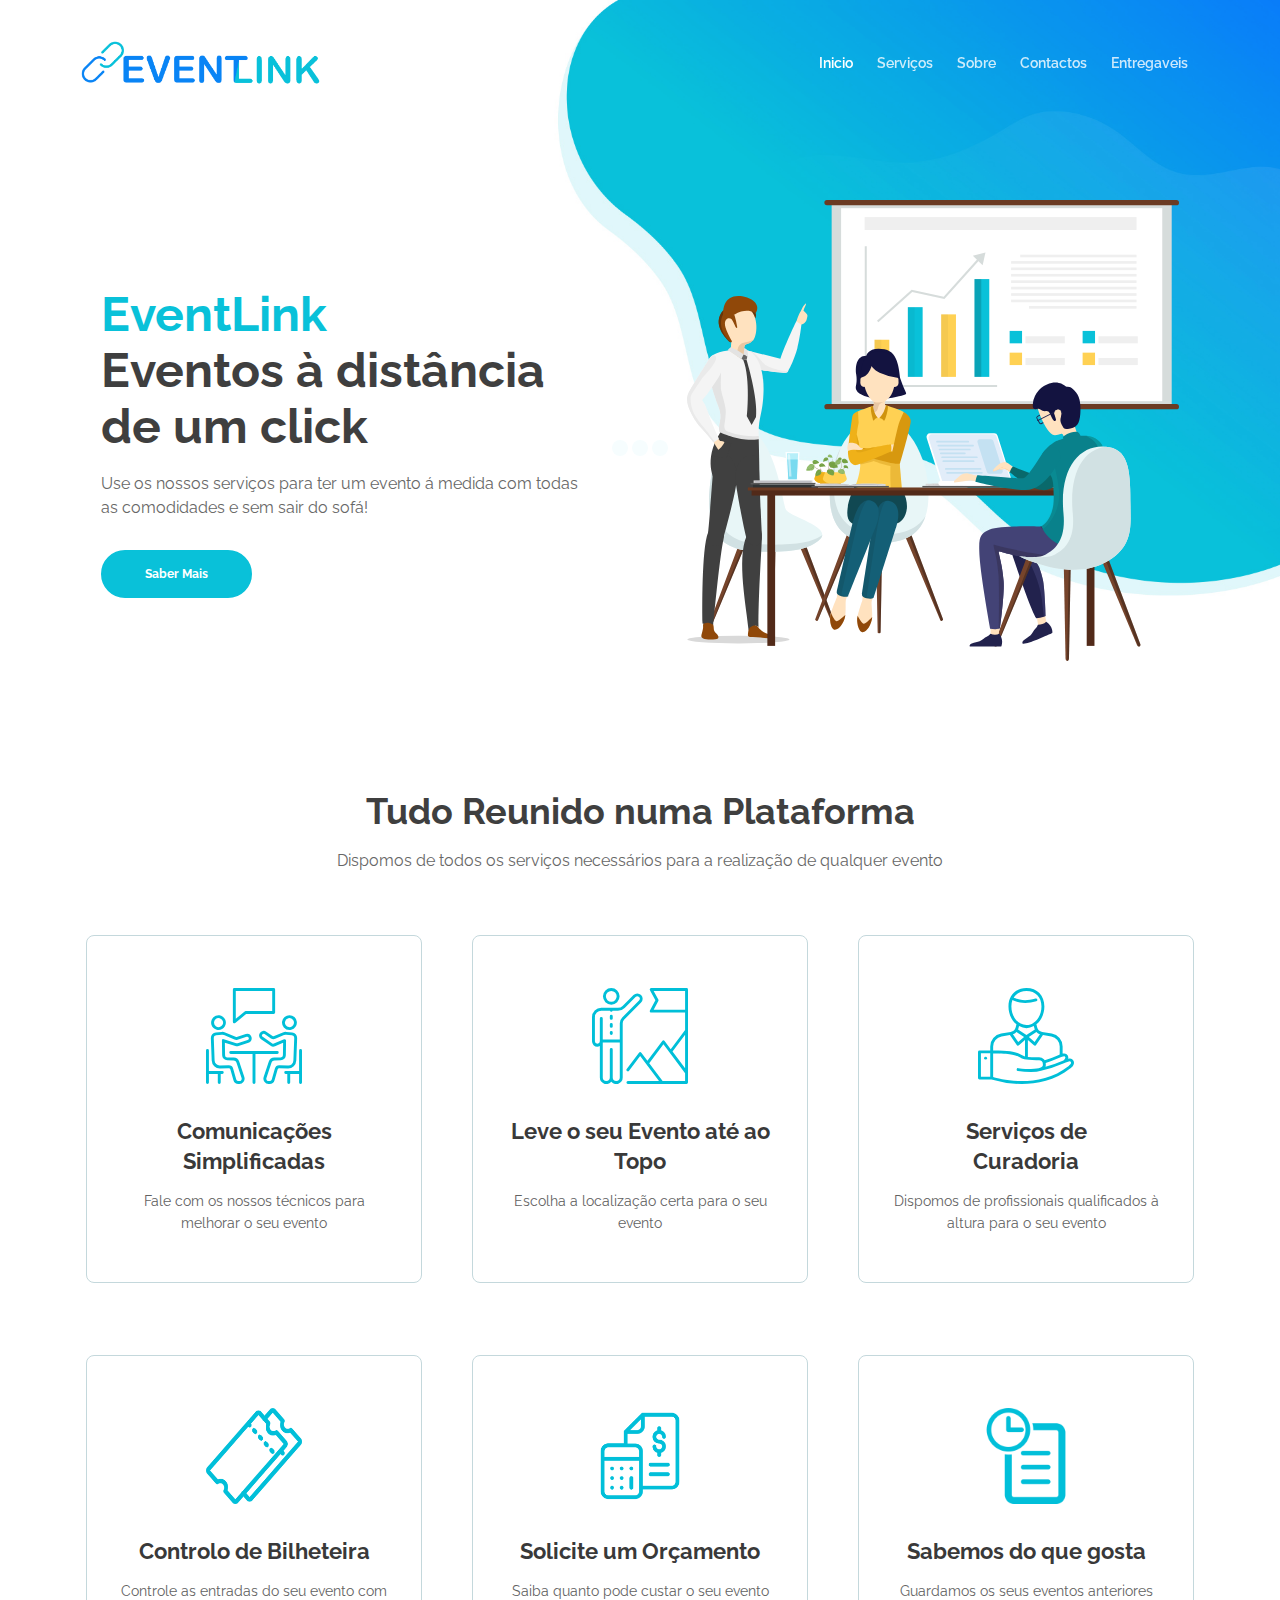
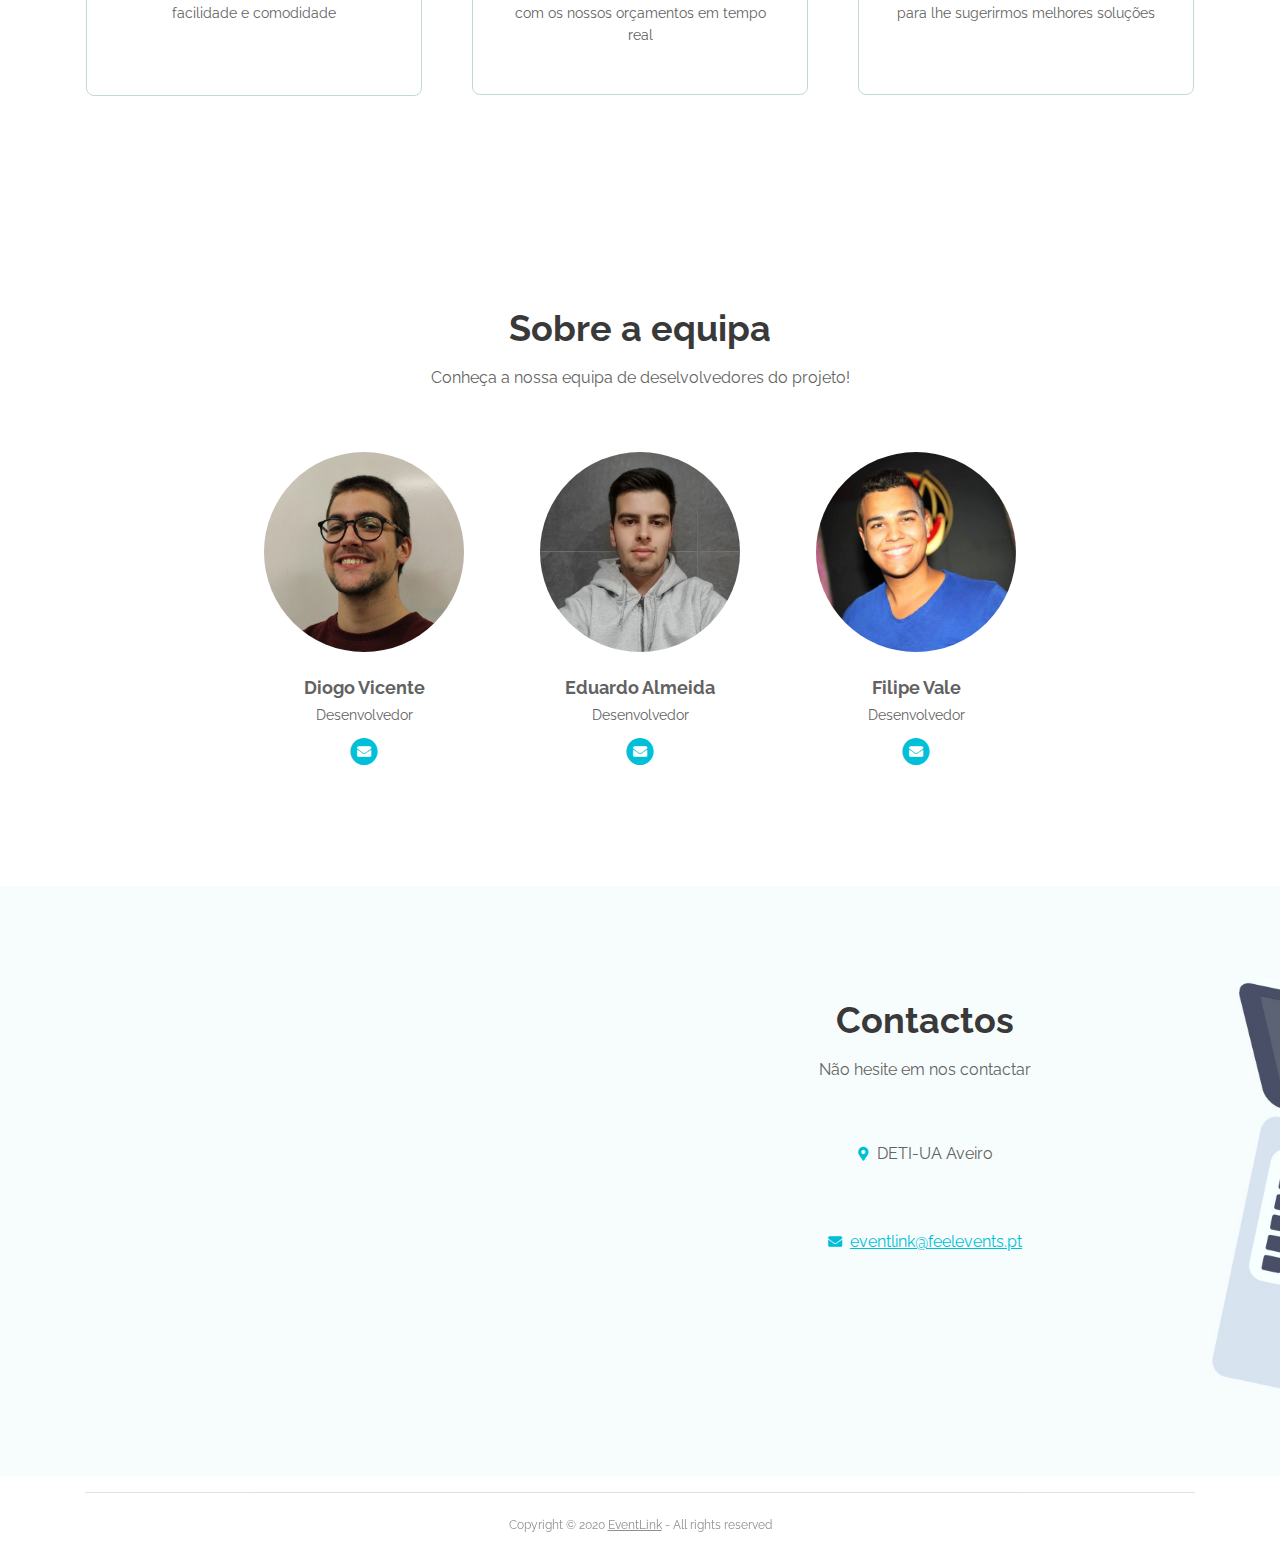
<file: index.html>
<!DOCTYPE html>
<html lang="pt">
<head>
    <meta charset="utf-8">
    <meta name="viewport" content="width=device-width, initial-scale=1, shrink-to-fit=no">
    
    <!-- SEO Meta Tags -->
    <meta name="description" content="Toda a informação para o seu evento numa unica página">
    <meta name="author" content="Eventlink">
    

    <!-- OG Meta Tags to improve the way the post looks when you share the page on LinkedIn, Facebook, Google+ -->
	<meta property="og:site_name" content="" /> <!-- website name -->
	<meta property="og:site" content="" /> <!-- website link -->
	<meta property="og:title" content=""/> <!-- title shown in the actual shared post -->
	<meta property="og:description" content="" /> <!-- description shown in the actual shared post -->
	<meta property="og:image" content="" /> <!-- image link, make sure it's jpg -->
	<meta property="og:url" content="" /> <!-- where do you want your post to link to -->
	<meta property="og:type" content="article" />

    <!-- Website Title -->
    <title>EventLink</title>
    
    <!-- Styles -->
    <link href="https://fonts.googleapis.com/css?family=Raleway:400,400i,600,700,700i&amp;subset=latin-ext" rel="stylesheet">
    <link href="css/bootstrap.css" rel="stylesheet">
    <link href="css/fontawesome-all.css" rel="stylesheet">
    <link href="css/swiper.css" rel="stylesheet">
	<link href="css/magnific-popup.css" rel="stylesheet">
	<link href="css/styles.css" rel="stylesheet">
	
	<!-- Favicon  -->
    <link rel="icon" href="images/favicon.png">
</head>
<body data-spy="scroll" data-target=".fixed-top">
    
    <!-- Preloader -->
	<div class="spinner-wrapper">
        <div class="spinner">
            <div class="bounce1"></div>
            <div class="bounce2"></div>
            <div class="bounce3"></div>
        </div>
    </div>
    <!-- end of preloader -->
    

    <!-- Navigation -->
    <nav class="navbar navbar-expand-lg navbar-dark navbar-custom fixed-top">
        <!-- Text Logo - Use this if you don't have a graphic logo -->
        <!-- <a class="navbar-brand logo-text page-scroll" href="index.html">Evolo</a> -->

        <!-- Image Logo -->
        <a class="navbar-brand logo-image" href="./"><img src="images/logo.png" alt="alternative"></a>
        
        <!-- Mobile Menu Toggle Button -->
        <button class="navbar-toggler" type="button" data-toggle="collapse" data-target="#navbarsExampleDefault" aria-controls="navbarsExampleDefault" aria-expanded="false" aria-label="Toggle navigation">
            <span class="navbar-toggler-awesome fas fa-bars"></span>
            <span class="navbar-toggler-awesome fas fa-times"></span>
        </button>
        <!-- end of mobile menu toggle button -->

        <div class="collapse navbar-collapse" id="navbarsExampleDefault">
            <ul class="navbar-nav ml-auto">
                <li class="nav-item">
                    <a class="nav-link page-scroll active" href="#header">Inicio <span class="sr-only">(current)</span></a>
                </li>
                <li class="nav-item">
                    <a class="nav-link page-scroll" href="#services">Serviços</a>
                </li>
                <!-- Dropdown Menu -->          
                <li class="nav-item dropdown">
                    <a class="nav-link page-scroll" href="#about" id="navbarDropdown" role="button" aria-haspopup="true" aria-expanded="false">Sobre</a>
                </li>
                <!-- end of dropdown menu -->

                <li class="nav-item">
                    <a class="nav-link page-scroll" href="#contact">Contactos</a>
                </li>
                <li class="nav-item">
                    <a class="nav-link page-scroll active" href="./Entregaveis">Entregaveis</a>
                </li>
            </ul>
        </div>
    </nav> <!-- end of navbar -->
    <!-- end of navigation -->


    <!-- Header -->
    <header id="header" class="header">
        <div class="header-content">
            <div class="container">
                <div class="row">
                    <div class="col-lg-6">
                        <div class="text-container">
                            <h1><span class="turquoise">EventLink <br></span>Eventos à distância de um click </h1>
                            <p class="p-large">Use os nossos serviços para ter um evento á medida com todas as comodidades e sem sair do sofá!</p>
                            <a class="btn-solid-lg page-scroll" href="#services">Saber Mais</a>
                        </div> <!-- end of text-container -->
                    </div> <!-- end of col -->
                    <div class="col-lg-6">
                        <div class="image-container">
                            <img class="img-fluid" src="images/header-teamwork.svg" alt="alternative">
                        </div> <!-- end of image-container -->
                    </div> <!-- end of col -->
                </div> <!-- end of row -->
            </div> <!-- end of container -->
        </div> <!-- end of header-content -->
    </header> <!-- end of header -->
    <!-- end of header -->


    <!-- Customers 

    <div class="slider-1">
        <div class="container">
            <div class="row">
                <div class="col-lg-12">
                    <h5>Trusted By</h5>
                    
                    <div class="slider-container">
                        <div class="swiper-container image-slider">
                            <div class="swiper-wrapper">
                                <div class="swiper-slide">
                                    <div class="image-container">
                                        <img class="img-responsive" src="images/customer-logo-1.png" alt="alternative">
                                    </div>
                                </div>
                                <div class="swiper-slide">
                                    <div class="image-container">
                                        <img class="img-responsive" src="images/customer-logo-2.png" alt="alternative">
                                    </div>
                                </div>
                                <div class="swiper-slide">
                                    <div class="image-container">
                                        <img class="img-responsive" src="images/customer-logo-3.png" alt="alternative">
                                    </div>
                                </div>
                                <div class="swiper-slide">
                                    <div class="image-container">
                                        <img class="img-responsive" src="images/customer-logo-4.png" alt="alternative">
                                    </div>
                                </div>
                                <div class="swiper-slide">
                                    <div class="image-container">
                                        <img class="img-responsive" src="images/customer-logo-5.png" alt="alternative">
                                    </div>
                                </div>
                                <div class="swiper-slide">
                                    <div class="image-container">
                                        <img class="img-responsive" src="images/customer-logo-6.png" alt="alternative">
                                    </div>
                                </div>
                            </div>
                        </div> 
                    </div> 

                </div> 
            </div> 
        </div> 
    </div> -->
    

    <div id="services" class="cards-1">
        <div class="container">
            <div class="row">
                <div class="col-lg-12">
                    <h2>Tudo Reunido numa Plataforma</h2>
                    <p class="p-heading p-large">Dispomos de todos os serviços necessários para a realização de qualquer evento</p>
                </div> <!-- end of col -->  
            </div> <!-- end of row -->
            <div class="row">
                <div class="col-lg-12">
                    <!-- Card -->
                    <div class="card">
                        <img class="card-image" src="images/services-icon-1.svg" alt="alternative">
                        <div class="card-body">
                            <h4 class="card-title">Comunicações Simplificadas</h4>
                            <p>Fale com os nossos técnicos para melhorar o seu evento</p>
                        </div>
                    </div>
                    <!-- end of card -->

                    <!-- Card -->
                    <div class="card">
                        <img class="card-image" src="images/services-icon-2.svg" alt="alternative">
                        <div class="card-body">
                            <h4 class="card-title">Leve o seu Evento até ao Topo</h4>
                            <p>Escolha a localização certa para o seu evento</p>
                        </div>
                    </div>
                    <!-- end of card -->

                    <!-- Card -->
                    <div class="card">
                        <img class="card-image" src="images/services-icon-3.svg" alt="alternative">
                        <div class="card-body">
                            <h4 class="card-title">Serviços de <br>Curadoria</h4>
                            <p>Dispomos de profissionais qualificados à altura para o seu evento</p>
                        </div>
                    </div>
                    <!-- end of card -->
                    
                </div> <!-- end of col -->
            </div> <!-- end of row -->
        </div> <!-- end of container -->
        <div class="container">
         <!-- end of row -->
            <div class="row">
                <div class="col-lg-12">
                    <!-- Card -->
                    <div class="card">
                        <img class="card-image" src="images/ticket_blue.png" alt="alternative">
                        <div class="card-body">
                            <h4 class="card-title">Controlo de Bilheteira</h4>
                            <p style="margin-bottom: 2.8em;">Controle as entradas do seu evento com facilidade e comodidade</p>
                        </div>
                    </div>
                    <!-- end of card -->

                    <!-- Card -->
                    <div class="card">
                        <img class="card-image" src="images/orçamento.png" alt="alternative">
                        <div class="card-body">
                            <h4 class="card-title">Solicite um Orçamento</h4>
                            <p>Saiba quanto pode custar o seu evento com os nossos orçamentos em tempo real</p>
                        </div>
                    </div>
                    <!-- end of card -->

                    <!-- Card -->
                    <div class="card">
                        <img class="card-image" src="images/historico.png" alt="alternative">
                        <div class="card-body">
                            <h4 class="card-title">Sabemos do que gosta</h4>
                            <p style="margin-bottom: 2.7em;">Guardamos os seus eventos anteriores para lhe sugerirmos melhores soluções</p>
                        </div>
                    </div>
                    <!-- end of card -->
                    
                </div> <!-- end of col -->
            </div> <!-- end of row -->
        </div>
    </div> <!-- end of cards-1 -->
    <!-- end of services -->



    <!-- About -->
    <div id="about" class="basic-4">
        <div class="container">
            <div class="row">
                <div class="col-lg-12">
                    <h2>Sobre a equipa</h2>
                    <p class="p-heading p-large">Conheça a nossa equipa de deselvolvedores do projeto!</p>
                </div> <!-- end of col -->
            </div> <!-- end of row -->
            <div class="row">
                <div class="col-lg-12">
                    
                    <!-- Team Member -->
                    <div class="team-member">
                        <div class="image-wrapper">
                            <img class="img-fluid" src="images/Equipa/Vicente.JPG" alt="alternative">
                        </div> <!-- end of image-wrapper -->
                        <p class="p-large"><strong>Diogo Vicente</strong></p>
                        <p class="job-title">Desenvolvedor</p>
                        <span class="social-icons">
                            <span class="fa-stack">
                                <a href="mailto:dvicente@ua.pt">
                                    <i class="fas fa-circle fa-stack-2x facebook"></i>
                                    <i class="fas fa-envelope fa-stack-1x"></i>
                                </a>
                            </span>
                        </span>
                    </div> <!-- end of team-member -->
                    <!-- end of team member -->

                    <!-- Team Member -->
                    <div class="team-member">
                        <div class="image-wrapper">
                            <img class="img-fluid" src="images/Equipa/Eduardo.jpg" alt="alternative">
                        </div> <!-- end of image wrapper -->
                        <p class="p-large"><strong>Eduardo Almeida</strong></p>
                        <p class="job-title">Desenvolvedor</p>
                        <span class="social-icons">
                            <span class="fa-stack">
                                <a href="mailto:eapsa@ua.pt">
                                    <i class="fas fa-circle fa-stack-2x facebook"></i>
                                    <i class="fas fa-envelope fa-stack-1x"></i>
                                </a>
                            </span>
                        </span>
                    </div> <!-- end of team-member -->
                    <!-- end of team member -->

                    <!-- Team Member -->
                    <div class="team-member">
                        <div class="image-wrapper">
                            <img class="img-fluid" src="images/Equipa/Filipe.jpg" alt="alternative">
                        </div> <!-- end of image wrapper -->
                        <p class="p-large"><strong>Filipe Vale</strong></p>
                        <p class="job-title">Desenvolvedor</p>
                        <span class="social-icons">
                            <span class="fa-stack">
                                <a href="mailto:filipevale@ua.pt">
                                    <i class="fas fa-circle fa-stack-2x facebook"></i>
                                    <i class="fas fa-envelope fa-stack-1x"></i>
                                </a>
                            </span>
                        </span>
                    </div> <!-- end of team-member -->
                    <!-- end of team member -->
                </div> <!-- end of col -->
            </div> <!-- end of row -->
        </div> <!-- end of container -->
    </div> <!-- end of basic-4 -->
    <!-- end of about -->

    <div id="contact" class="form-2">
        <div class="container">
            <div class="row">
                <div class="col-lg-6">
                    <div class="map-responsive">
                        <iframe src="https://www.google.com/maps/embed?pb=!1m18!1m12!1m3!1d3027.8507611437735!2d-8.661681984597447!3d40.63317307934057!2m3!1f0!2f0!3f0!3m2!1i1024!2i768!4f13.1!3m3!1m2!1s0xd23a2aaafda5eb1%3A0xb7479e7acd5edb6e!2sDETI%20-%20Departamento%20de%20Electr%C3%B3nica%2C%20Telecomunica%C3%A7%C3%B5es%20e%20Inform%C3%A1tica!5e0!3m2!1sen!2spt!4v1605268282958!5m2!1sen!2spt" width="600" height="450" frameborder="0" style="border:0;" allowfullscreen="" aria-hidden="false" tabindex="0"></iframe>
                    </div>
                </div>
                <div class="col-lg-6">

                    <h2>Contactos</h2>
                    <ul class="list-unstyled li-space-lg">
                        <li class="address">Não hesite em nos contactar </li>
                    </ul>
                    <ul class="list-unstyled li-space-lg">
                        <li><i class="fas fa-map-marker-alt"></i>DETI-UA Aveiro</li>
                    </ul>
                    <ul class="list-unstyled li-space-lg">
                        <li><i class="fas fa-envelope"></i><a class="turquoise" href="mailto:eventlink@feelevents.pt">eventlink@feelevents.pt</a></li>
                    </ul>
                </div> <!-- end of col -->
            </div> <!-- end of row -->
        </div> <!-- end of container -->
    </div>

    <!-- Copyright -->
    <div class="copyright">
        <div class="container">
            <div class="row">
                <div class="col-lg-12">
                    <p class="p-small">Copyright © 2020 <a href="http://feelevents.pt">EventLink</a> - All rights reserved</p>
                </div> <!-- end of col -->
            </div> <!-- enf of row -->
        </div> <!-- end of container -->
    </div> <!-- end of copyright --> 
    <!-- end of copyright -->
    
    	
    <!-- Scripts -->
    <script src="js/jquery.min.js"></script> <!-- jQuery for Bootstrap's JavaScript plugins -->
    <script src="js/popper.min.js"></script> <!-- Popper tooltip library for Bootstrap -->
    <script src="js/bootstrap.min.js"></script> <!-- Bootstrap framework -->
    <script src="js/jquery.easing.min.js"></script> <!-- jQuery Easing for smooth scrolling between anchors -->
    <script src="js/swiper.min.js"></script> <!-- Swiper for image and text sliders -->
    <script src="js/jquery.magnific-popup.js"></script> <!-- Magnific Popup for lightboxes -->
    <script src="js/validator.min.js"></script> <!-- Validator.js - Bootstrap plugin that validates forms -->
    <script src="js/scripts.js"></script> <!-- Custom scripts -->
</body>
</html>
</file>
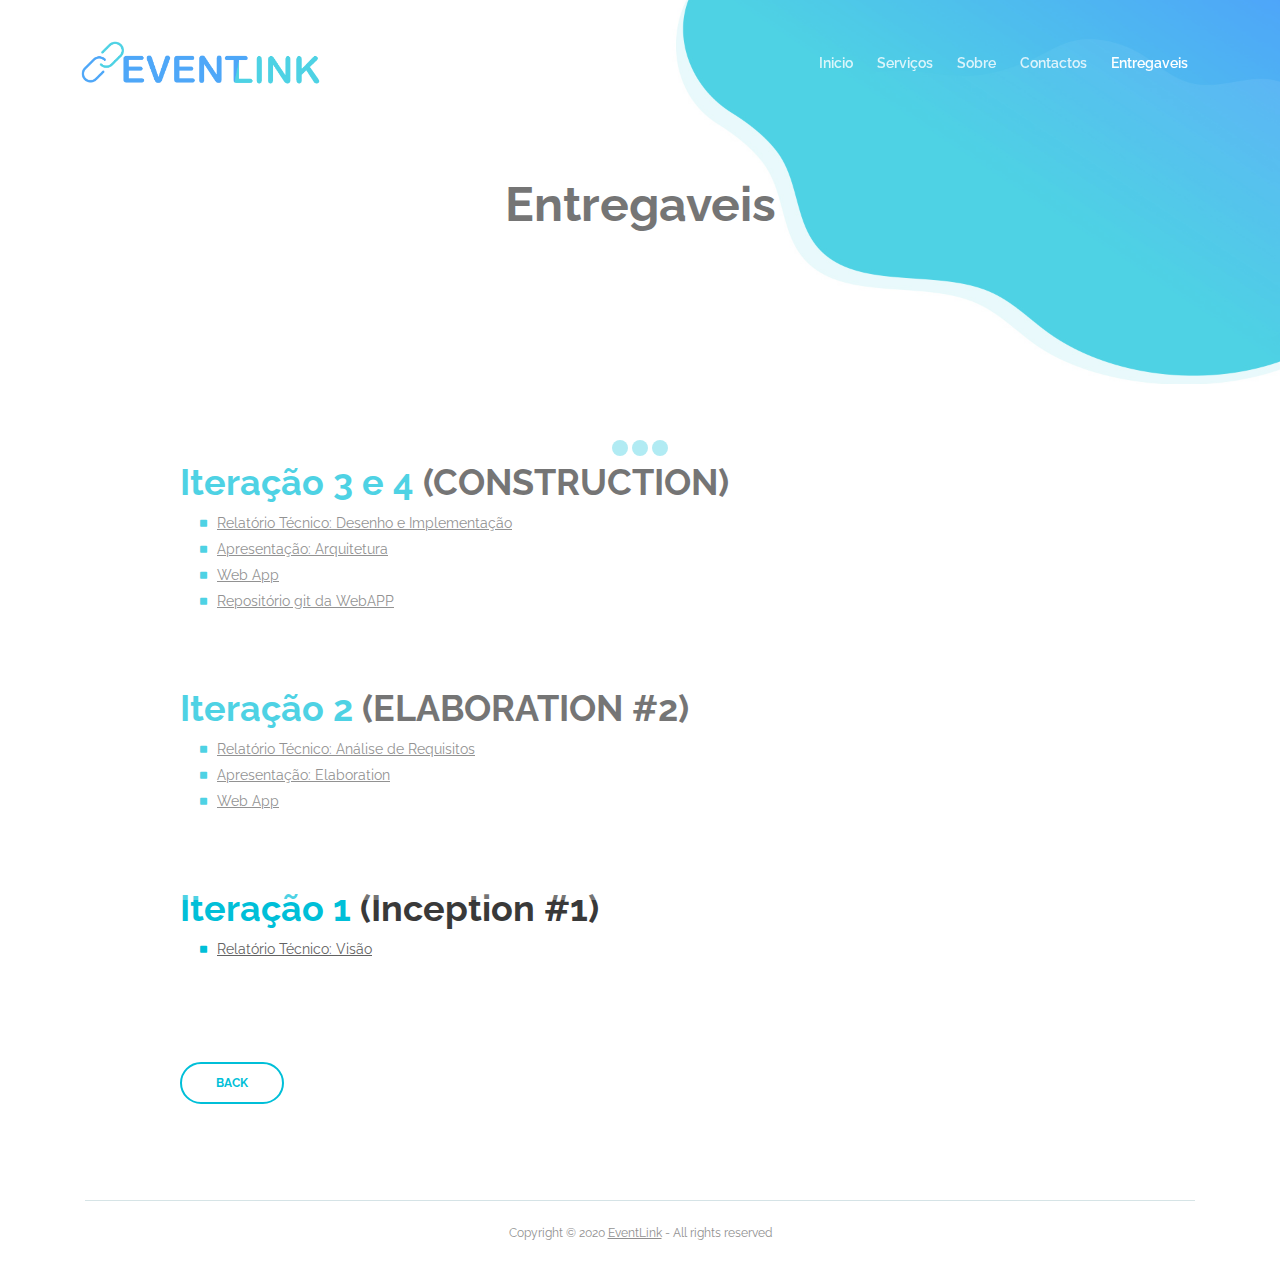
<file: Entregaveis/index.html>
<!DOCTYPE html>
<html lang="pt">
<head>
    <meta charset="utf-8">
    <meta name="viewport" content="width=device-width, initial-scale=1, shrink-to-fit=no">
    <base href="../">
    <!-- SEO Meta Tags -->
    <meta name="description" content="Toda a informação para o seu evento numa unica página">
    <meta name="author" content="Eventlink">

    <!-- OG Meta Tags to improve the way the post looks when you share the page on LinkedIn, Facebook, Google+ -->
	<meta property="og:site_name" content="" /> <!-- website name -->
	<meta property="og:site" content="" /> <!-- website link -->
	<meta property="og:title" content=""/> <!-- title shown in the actual shared post -->
	<meta property="og:description" content="" /> <!-- description shown in the actual shared post -->
	<meta property="og:image" content="" /> <!-- image link, make sure it's jpg -->
	<meta property="og:url" content="" /> <!-- where do you want your post to link to -->
	<meta property="og:type" content="article" />

    <!-- Website Title -->
    <title>EventLink</title>
    
    <!-- Styles -->
    <link href="https://fonts.googleapis.com/css?family=Raleway:400,400i,600,700,700i&amp;subset=latin-ext" rel="stylesheet">
    <link href="css/bootstrap.css" rel="stylesheet">
    <link href="css/fontawesome-all.css" rel="stylesheet">
    <link href="css/swiper.css" rel="stylesheet">
	<link href="css/magnific-popup.css" rel="stylesheet">
	<link href="css/styles.css" rel="stylesheet">
	
	<!-- Favicon  -->
    <link rel="icon" href="images/favicon.png">
</head>
<body data-spy="scroll" data-target=".fixed-top">
    
    <!-- Preloader -->
	<div class="spinner-wrapper">
        <div class="spinner">
            <div class="bounce1"></div>
            <div class="bounce2"></div>
            <div class="bounce3"></div>
        </div>
    </div>
    <!-- end of preloader -->
    

    <!-- Navigation -->
    <nav class="navbar navbar-expand-lg navbar-dark navbar-custom fixed-top">
        <!-- Text Logo - Use this if you don't have a graphic logo -->
        <!-- <a class="navbar-brand logo-text page-scroll" href="index.html">Evolo</a> -->

        <!-- Image Logo -->
        <a class="navbar-brand logo-image" href="./"><img src="images/logo.png" alt="alternative"></a>
        
        <!-- Mobile Menu Toggle Button -->
        <button class="navbar-toggler" type="button" data-toggle="collapse" data-target="#navbarsExampleDefault" aria-controls="navbarsExampleDefault" aria-expanded="false" aria-label="Toggle navigation">
            <span class="navbar-toggler-awesome fas fa-bars"></span>
            <span class="navbar-toggler-awesome fas fa-times"></span>
        </button>
        <!-- end of mobile menu toggle button -->

        <div class="collapse navbar-collapse" id="navbarsExampleDefault">
            <ul class="navbar-nav ml-auto">
                <li class="nav-item">
                    <a class="nav-link page-scroll" href="./#header">Inicio <span class="sr-only">(current)</span></a>
                </li>
                <li class="nav-item">
                    <a class="nav-link page-scroll" href="./#request">Serviços</a>
                </li>

                <!-- Dropdown Menu -->          
                <li class="nav-item dropdown">
                    <a class="nav-link page-scroll" href="#about" id="navbarDropdown" role="button" aria-haspopup="true" aria-expanded="false">Sobre</a>
                </li>
                <!-- end of dropdown menu -->

                <li class="nav-item">
                    <a class="nav-link page-scroll" href="#contact">Contactos</a>
                </li>
                <li class="nav-item">
                    <a class="nav-link page-scroll active" href="#header">Entregaveis</a>
                </li>
            </ul>
        </div>
    </nav> <!-- end of navbar -->
    <!-- end of navigation -->


<!-- Header -->
    <header id="header" class="ex-header">
        <div class="container">
            <div class="row">
                <div class="col-md-12">
                    <h1>Entregaveis</h1>
                </div> <!-- end of col -->
            </div> <!-- end of row -->
        </div> <!-- end of container -->
    </header> <!-- end of ex-header -->
    <!-- end of header -->





<!-- Privacy Content -->
    <div class="ex-basic-2">
        <div class="container">
            <div class="row">
                <div class="col-lg-10 offset-lg-1">
                    <div class="text-container">
                        <h2><span class="turquoise">Iteração 3 e 4 </span>(CONSTRUCTION)</h2>
                        <div class="row">
                            <div class="col-md-6">
                                <ul class="list-unstyled li-space-lg indent">
                                    <li class="media">
                                        <i class="fas fa-square"></i>
                                        <div class="media-body"><a href="https://drive.google.com/file/d/1bFGZA8TsZMy-1SBPwZHyzyblA4FzNDoE/view?usp=sharing" target="_blank">Relatório Técnico: Desenho e Implementação</a></div>
                                    </li>
                                    <li class="media">
                                        <i class="fas fa-square"></i>
                                        <div class="media-body"><a href="https://docs.google.com/presentation/d/18BC7svgbOGkdpnp82Ak3Ms1gB2ipy-uqs7tdDJ2EZ4I/edit?usp=sharing" target="_blank">Apresentação: Arquitetura</a></div>
                                    </li>
                                    <li class="media">
                                        <i class="fas fa-square"></i>
                                        <div class="media-body"><a href="https:eventlink.feelevents.pt" target="_blank">Web App</a></div>
                                    </li>
                                    <li class="media">
                                        <i class="fas fa-square"></i>
                                        <div class="media-body"><a href="https://github.com/FilipeMiguelVale/AMS_EventLink_WebApp" target="_blank">Repositório git da WebAPP</a></div>
                                    </li>
                                </ul>
                            </div> <!-- end of col -->

                            <div class="col-md-6">
                                <ul class="list-unstyled li-space-lg indent">
                                    
                                </ul>
                            </div> <!-- end of col -->
                        </div> <!-- end of row -->
                    </div> <!-- end of text-container-->
                </div> <!-- end of col-->
            </div> <!-- end of row -->
            <div class="row">
                <div class="col-lg-10 offset-lg-1">
                    <div class="text-container">
                        <h2><span class="turquoise">Iteração 2 </span>(ELABORATION #2)</h2>
                        <div class="row">
                            <div class="col-md-6">
                                <ul class="list-unstyled li-space-lg indent">
                                    <li class="media">
                                        <i class="fas fa-square"></i>
                                        <div class="media-body"><a href="https://drive.google.com/file/d/1YjFlqAezwy4f8HROUo53HtVqRt5mo2lM/view?usp=sharing" target="_blank">Relatório Técnico: Análise de Requisitos</a></div>
                                    </li>
                                    <li class="media">
                                        <i class="fas fa-square"></i>
                                        <div class="media-body"><a href="https://docs.google.com/presentation/d/1pE1xYPZmfY7kB2Wf7cU8NihCAzi3mdaSQWRc-Iuj2HE/edit?usp=sharing" target="_blank">Apresentação: Elaboration</a></div>
                                    </li>
                                    <li class="media">
                                        <i class="fas fa-square"></i>
                                        <div class="media-body"><a href="https:eventlink.feelevents.pt" target="_blank">Web App</a></div>
                                    </li>
                                </ul>
                            </div> <!-- end of col -->

                            <div class="col-md-6">
                                <ul class="list-unstyled li-space-lg indent">
                                    
                                </ul>
                            </div> <!-- end of col -->
                        </div> <!-- end of row -->
                    </div> <!-- end of text-container-->
                </div> <!-- end of col-->
            </div> <!-- end of row -->
            <div class="row">
                <div class="col-lg-10 offset-lg-1">
                    <div class="text-container">
                        <h2><span class="turquoise">Iteração 1 </span>(Inception #1)</h2>
                        <div class="row">
                            <div class="col-md-6">
                                <ul class="list-unstyled li-space-lg indent">
                                    <li class="media">
                                        <i class="fas fa-square"></i>
                                        <div class="media-body"><a href="https://drive.google.com/file/d/1oWbXgOXTBEIoCx9uG5RAh06fe-uJIlTz/view?usp=sharing" target="_blank">Relatório Técnico: Visão</a></div>
                                    </li>
                                </ul>
                            </div> <!-- end of col -->

                            <div class="col-md-6">
                                <ul class="list-unstyled li-space-lg indent">
                                    
                                </ul>
                            </div> <!-- end of col -->
                        </div> <!-- end of row -->
                    </div> <!-- end of text-container-->
                    <a class="btn-outline-reg back" href="index.html">BACK</a>
                </div> <!-- end of col-->
            </div> <!-- end of row -->
        </div> <!-- end of container -->
    </div> <!-- end of ex-basic-2 -->
    <!-- end of privacy content -->


    <!-- Copyright -->
    <div class="copyright">
        <div class="container">
            <div class="row">
                <div class="col-lg-12">
                    <p class="p-small">Copyright © 2020 <a href="http://feelevents.pt">EventLink</a> - All rights reserved</p>
                </div> <!-- end of col -->
            </div> <!-- enf of row -->
        </div> <!-- end of container -->
    </div> <!-- end of copyright --> 
    <!-- end of copyright -->
    
    	
    <!-- Scripts -->
    <script src="js/jquery.min.js"></script> <!-- jQuery for Bootstrap's JavaScript plugins -->
    <script src="js/popper.min.js"></script> <!-- Popper tooltip library for Bootstrap -->
    <script src="js/bootstrap.min.js"></script> <!-- Bootstrap framework -->
    <script src="js/jquery.easing.min.js"></script> <!-- jQuery Easing for smooth scrolling between anchors -->
    <script src="js/swiper.min.js"></script> <!-- Swiper for image and text sliders -->
    <script src="js/jquery.magnific-popup.js"></script> <!-- Magnific Popup for lightboxes -->
    <script src="js/validator.min.js"></script> <!-- Validator.js - Bootstrap plugin that validates forms -->
    <script src="js/scripts.js"></script> <!-- Custom scripts -->
</body>
</html>
</file>
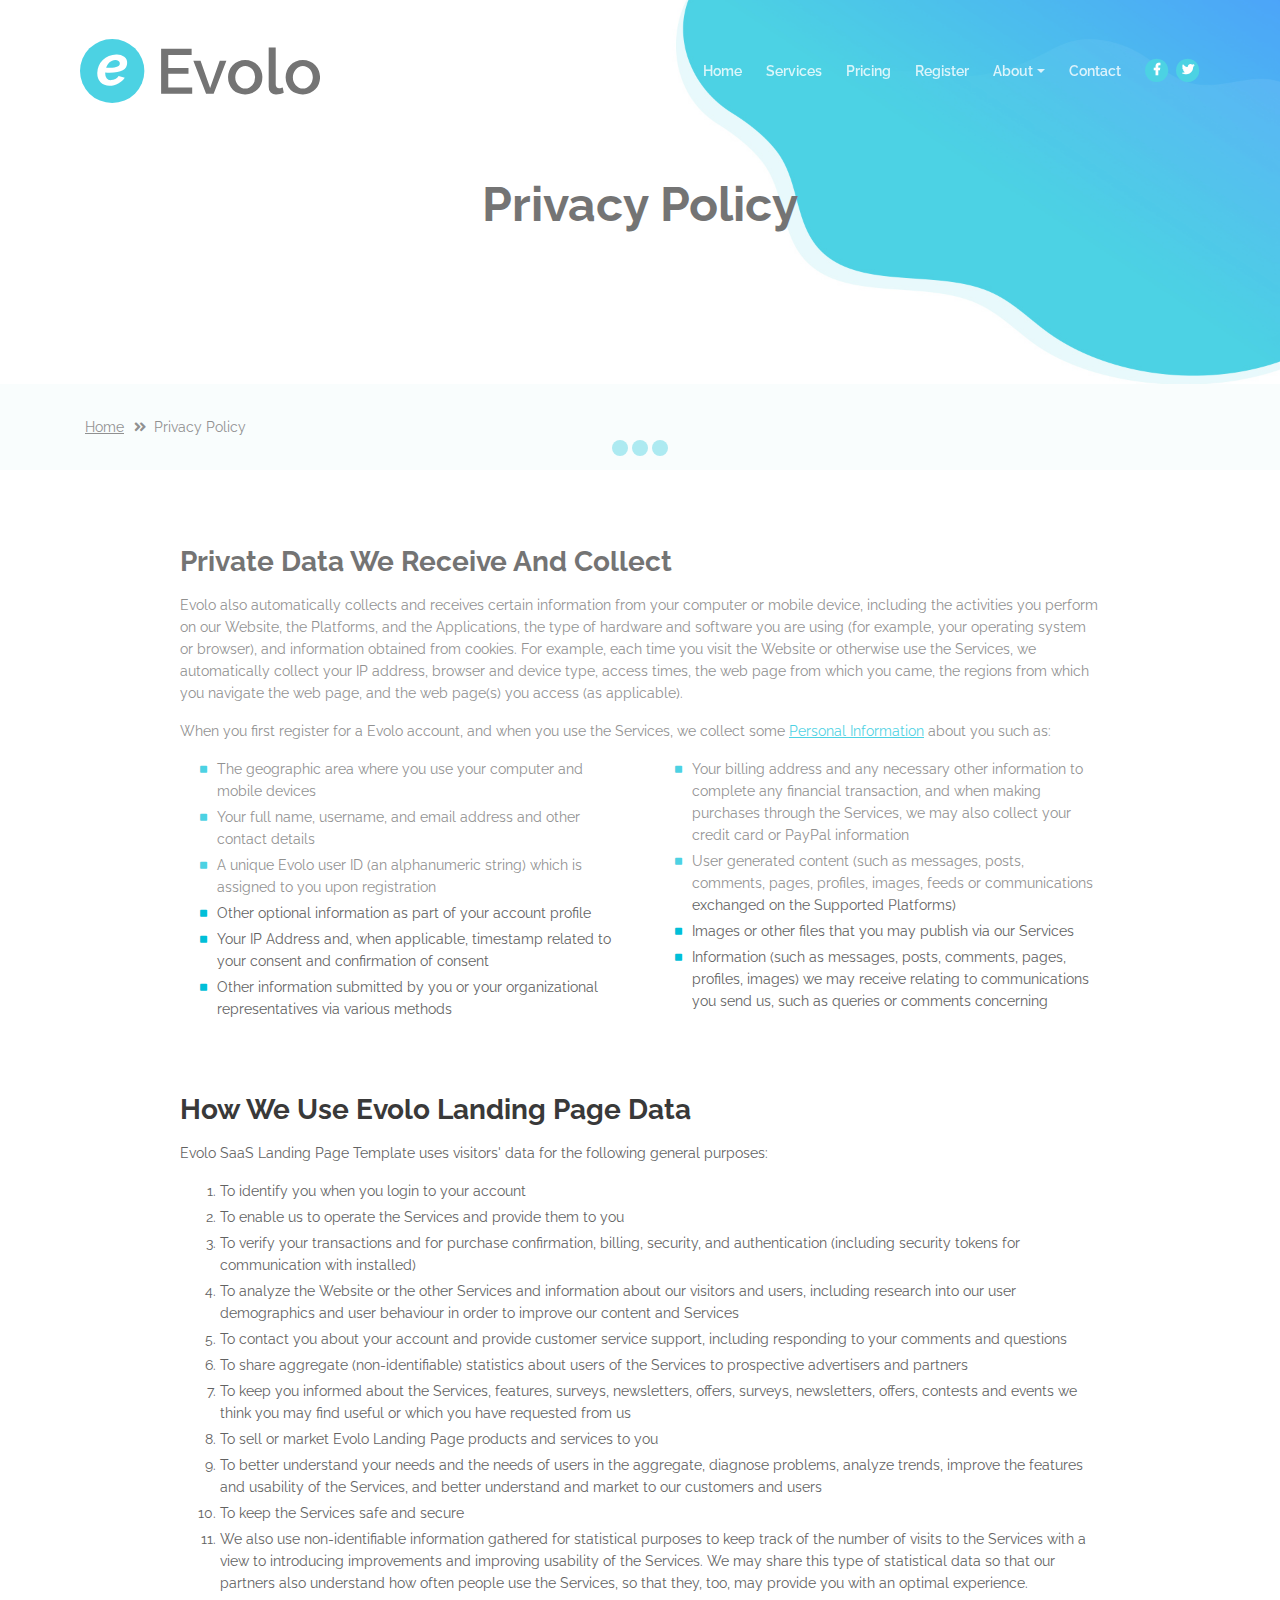
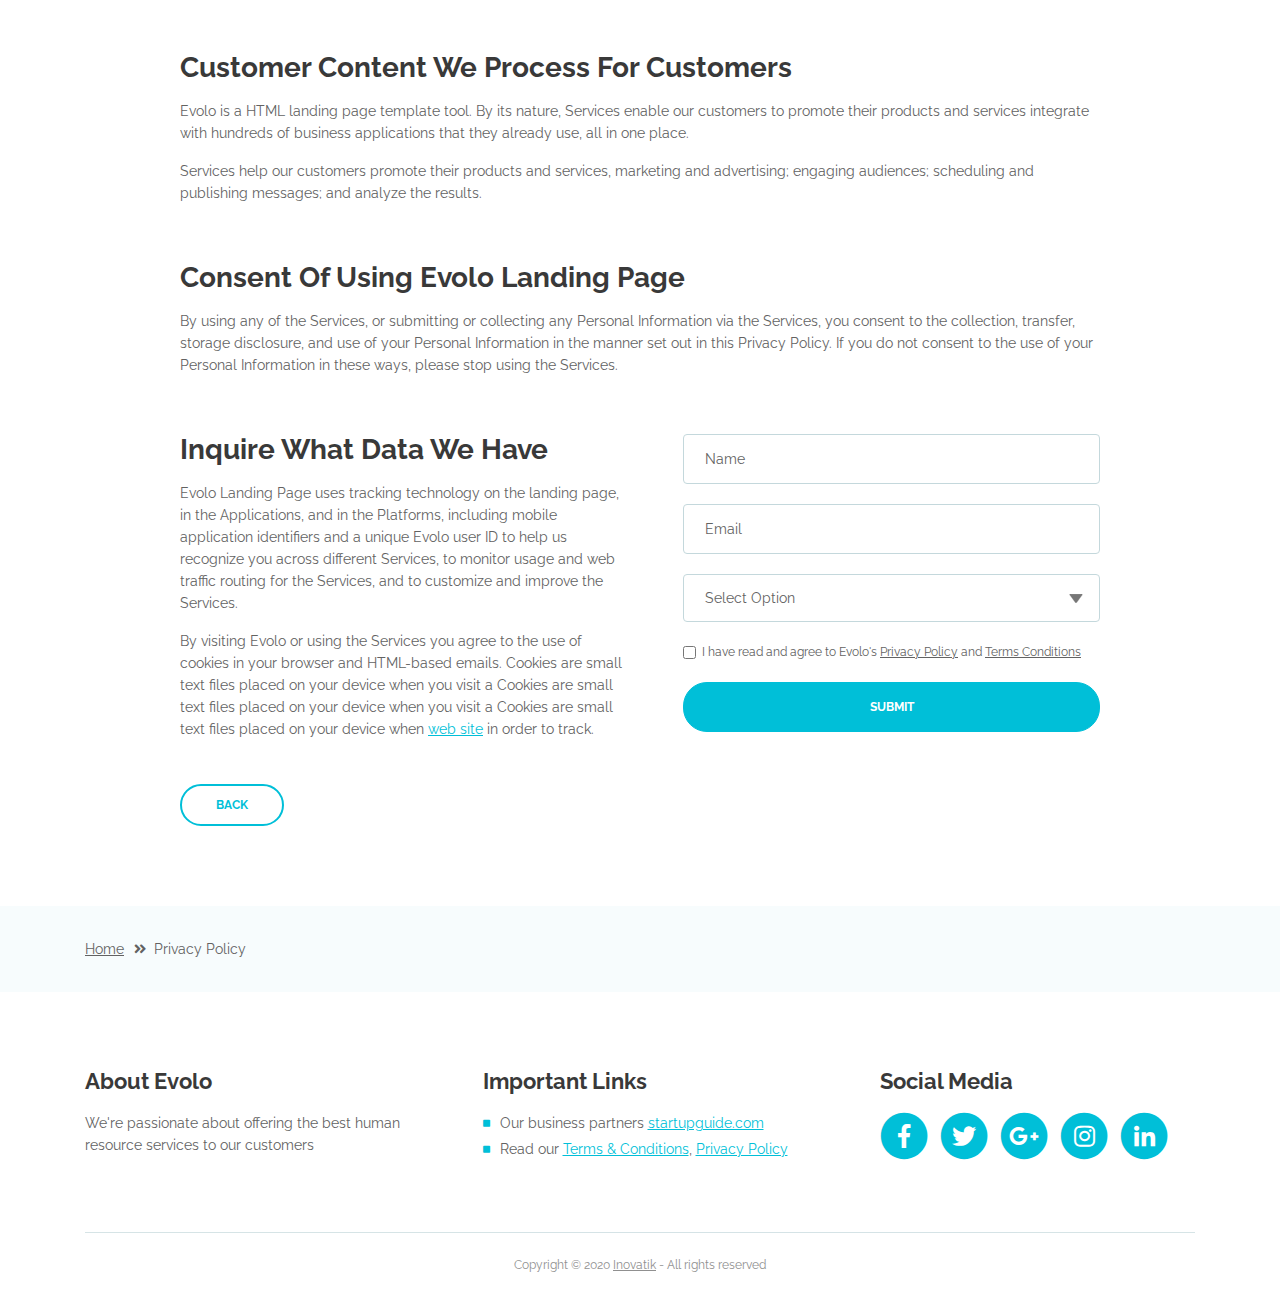
<file: privacy-policy.html>
<!DOCTYPE html>
<html lang="en">
<head>
    <meta charset="utf-8">
    <meta name="viewport" content="width=device-width, initial-scale=1, shrink-to-fit=no">
    
    <!-- SEO Meta Tags -->
    <meta name="description" content="Create a stylish landing page for your business startup and get leads for the offered services with this HTML landing page template.">
    <meta name="author" content="Inovatik">

    <!-- OG Meta Tags to improve the way the post looks when you share the page on LinkedIn, Facebook, Google+ -->
	<meta property="og:site_name" content="" /> <!-- website name -->
	<meta property="og:site" content="" /> <!-- website link -->
	<meta property="og:title" content=""/> <!-- title shown in the actual shared post -->
	<meta property="og:description" content="" /> <!-- description shown in the actual shared post -->
	<meta property="og:image" content="" /> <!-- image link, make sure it's jpg -->
	<meta property="og:url" content="" /> <!-- where do you want your post to link to -->
	<meta property="og:type" content="article" />

    <!-- Website Title -->
    <title>Privacy Policy - Evolo - StartUp HTML Landing Page Template</title>
    
    <!-- Styles -->
    <link href="https://fonts.googleapis.com/css?family=Raleway:400,400i,600,700,700i&amp;subset=latin-ext" rel="stylesheet">
    <link href="css/bootstrap.css" rel="stylesheet">
    <link href="css/fontawesome-all.css" rel="stylesheet">
    <link href="css/swiper.css" rel="stylesheet">
	<link href="css/magnific-popup.css" rel="stylesheet">
    <link href="css/styles.css" rel="stylesheet">
	
	<!-- Favicon  -->
    <link rel="icon" href="images/favicon.png">
</head>
<body data-spy="scroll" data-target=".fixed-top">
    
    <!-- Preloader -->
	<div class="spinner-wrapper">
        <div class="spinner">
            <div class="bounce1"></div>
            <div class="bounce2"></div>
            <div class="bounce3"></div>
        </div>
    </div>
    <!-- end of preloader -->
    

    <!-- Navbar -->
    <nav class="navbar navbar-expand-lg navbar-dark navbar-custom fixed-top">
        <!-- Text Logo - Use this if you don't have a graphic logo -->
        <!-- <a class="navbar-brand logo-text page-scroll" href="index.html">Evolo</a> -->

        <!-- Image Logo -->
        <a class="navbar-brand logo-image" href="index.html"><img src="images/logo.svg" alt="alternative"></a>
        
        <!-- Mobile Menu Toggle Button -->
        <button class="navbar-toggler" type="button" data-toggle="collapse" data-target="#navbarsExampleDefault" aria-controls="navbarsExampleDefault" aria-expanded="false" aria-label="Toggle navigation">
            <span class="navbar-toggler-awesome fas fa-bars"></span>
            <span class="navbar-toggler-awesome fas fa-times"></span>
        </button>
        <!-- end of mobile menu toggle button -->

        <div class="collapse navbar-collapse" id="navbarsExampleDefault">
            <ul class="navbar-nav ml-auto">
                <li class="nav-item">
                    <a class="nav-link page-scroll" href="index.html#header">Home <span class="sr-only">(current)</span></a>
                </li>
                <li class="nav-item">
                    <a class="nav-link page-scroll" href="index.html#services">Services</a>
                </li>
                <li class="nav-item">
                    <a class="nav-link page-scroll" href="index.html#details">Pricing</a>
                </li>
                <li class="nav-item">
                    <a class="nav-link page-scroll" href="index.html#pricing">Register</a>
                </li>

                <!-- Dropdown Menu -->          
                <li class="nav-item dropdown">
                    <a class="nav-link dropdown-toggle page-scroll" href="index.html#about" id="navbarDropdown" role="button" aria-haspopup="true" aria-expanded="false">About</a>
                    <div class="dropdown-menu" aria-labelledby="navbarDropdown">
                        <a class="dropdown-item" href="terms-conditions.html"><span class="item-text">Terms Conditions</span></a>
                        <div class="dropdown-items-divide-hr"></div>
                        <a class="dropdown-item" href="privacy-policy.html"><span class="item-text">Privacy Policy</span></a>
                    </div>
                </li>
                <!-- end of dropdown menu -->

                <li class="nav-item">
                    <a class="nav-link page-scroll" href="index.html#contact">Contact</a>
                </li>
            </ul>
            <span class="nav-item social-icons">
                <span class="fa-stack">
                    <a href="#your-link">
                        <i class="fas fa-circle fa-stack-2x facebook"></i>
                        <i class="fab fa-facebook-f fa-stack-1x"></i>
                    </a>
                </span>
                <span class="fa-stack">
                    <a href="#your-link">
                        <i class="fas fa-circle fa-stack-2x twitter"></i>
                        <i class="fab fa-twitter fa-stack-1x"></i>
                    </a>
                </span>
            </span>
        </div>
    </nav> <!-- end of navbar -->
    <!-- end of navbar -->


    <!-- Header -->
    <header id="header" class="ex-header">
        <div class="container">
            <div class="row">
                <div class="col-md-12">
                    <h1>Privacy Policy</h1>
                </div> <!-- end of col -->
            </div> <!-- end of row -->
        </div> <!-- end of container -->
    </header> <!-- end of ex-header -->
    <!-- end of header -->


    <!-- Breadcrumbs -->
    <div class="ex-basic-1">
        <div class="container">
            <div class="row">
                <div class="col-lg-12">
                    <div class="breadcrumbs">
                        <a href="index.html">Home</a><i class="fa fa-angle-double-right"></i><span>Privacy Policy</span>
                    </div> <!-- end of breadcrumbs -->
                </div> <!-- end of col -->
            </div> <!-- end of row -->
        </div> <!-- end of container -->
    </div> <!-- end of ex-basic-1 -->
    <!-- end of breadcrumbs -->


    <!-- Privacy Content -->
    <div class="ex-basic-2">
        <div class="container">
            <div class="row">
                <div class="col-lg-10 offset-lg-1">
                    <div class="text-container">
                        <h3>Private Data We Receive And Collect</h3>
                        <p>Evolo also automatically collects and receives certain information from your computer or mobile device, including the activities you perform on our Website, the Platforms, and the Applications, the type of hardware and software you are using (for example, your operating system or browser), and information obtained from cookies. For example, each time you visit the Website or otherwise use the Services, we automatically collect your IP address, browser and device type, access times, the web page from which you came, the regions from which you navigate the web page, and the web page(s) you access (as applicable).</p>
                        <p>When you first register for a Evolo account, and when you use the Services, we collect some <a class="turquoise" href="#your-link">Personal Information</a> about you such as:</p>
                        <div class="row">
                            <div class="col-md-6">
                                <ul class="list-unstyled li-space-lg indent">
                                    <li class="media">
                                        <i class="fas fa-square"></i>
                                        <div class="media-body">The geographic area where you use your computer and mobile devices</div>
                                    </li>
                                    <li class="media">
                                        <i class="fas fa-square"></i>
                                        <div class="media-body">Your full name, username, and email address and other contact details</div>
                                    </li>
                                    <li class="media">
                                        <i class="fas fa-square"></i>
                                        <div class="media-body">A unique Evolo user ID (an alphanumeric string) which is assigned to you upon registration</div>
                                    </li>
                                    <li class="media">
                                        <i class="fas fa-square"></i>
                                        <div class="media-body">Other optional information as part of your account profile</div>
                                    </li>
                                    <li class="media">
                                        <i class="fas fa-square"></i>
                                        <div class="media-body">Your IP Address and, when applicable, timestamp related to your consent and confirmation of consent</div>
                                    </li>
                                    <li class="media">
                                        <i class="fas fa-square"></i>
                                        <div class="media-body">Other information submitted by you or your organizational representatives via various methods</div>
                                    </li>
                                </ul>
                            </div> <!-- end of col -->

                            <div class="col-md-6">
                                <ul class="list-unstyled li-space-lg indent">
                                    <li class="media">
                                        <i class="fas fa-square"></i>
                                        <div class="media-body">Your billing address and any necessary other information to complete any financial transaction, and when making purchases through the Services, we may also collect your credit card or PayPal information</div>
                                    </li>
                                    <li class="media">
                                        <i class="fas fa-square"></i>
                                        <div class="media-body">User generated content (such as messages, posts, comments, pages, profiles, images, feeds or communications exchanged on the Supported Platforms)</div>
                                    </li>
                                    <li class="media">
                                        <i class="fas fa-square"></i>
                                        <div class="media-body">Images or other files that you may publish via our Services</div>
                                    </li>
                                    <li class="media">
                                        <i class="fas fa-square"></i>
                                        <div class="media-body">Information (such as messages, posts, comments, pages, profiles, images) we may receive relating to communications you send us, such as queries or comments concerning</div>
                                    </li>
                                </ul>
                            </div> <!-- end of col -->
                        </div> <!-- end of row -->
                    </div> <!-- end of text-container-->
                    
                    <div class="text-container">
                        <h3>How We Use Evolo Landing Page Data</h3>
                        <p>Evolo SaaS Landing Page Template uses visitors' data for the following general purposes:</p>
                        <ol class="li-space-lg">
                            <li>To identify you when you login to your account</li>
                            <li>To enable us to operate the Services and provide them to you</li>
                            <li>To verify your transactions and for purchase confirmation, billing, security, and authentication (including security tokens for communication with installed)</li>
                            <li>To analyze the Website or the other Services and information about our visitors and users, including research into our user demographics and user behaviour in order to improve our content and Services</li>
                            <li>To contact you about your account and provide customer service support, including responding to your comments and questions</li>
                            <li>To share aggregate (non-identifiable) statistics about users of the Services to prospective advertisers and partners</li>
                            <li>To keep you informed about the Services, features, surveys, newsletters, offers, surveys, newsletters, offers, contests and events we think you may find useful or which you have requested from us</li>
                            <li>To sell or market Evolo Landing Page products and services to you</li>
                            <li>To better understand your needs and the needs of users in the aggregate, diagnose problems, analyze trends, improve the features and usability of the Services, and better understand and market to our customers and users</li>
                            <li>To keep the Services safe and secure</li>
                            <li>We also use non-identifiable information gathered for statistical purposes to keep track of the number of visits to the Services with a view to introducing improvements and improving usability of the Services. We may share this type of statistical data so that our partners also understand how often people use the Services, so that they, too, may provide you with an optimal experience.</li>
                        </ol>
                    </div> <!-- end of text-container -->

                    <div class="text-container">
                        <h3>Customer Content We Process For Customers</h3>
                        <p>Evolo is a HTML landing page template tool. By its nature, Services enable our customers to promote their products and services integrate with hundreds of business applications that they already use, all in one place.</p>
                        <p>Services help our customers promote their products and services, marketing and advertising; engaging audiences; scheduling and publishing messages; and analyze the results.</p>
                    </div> <!-- end of text container -->

                    <div class="text-container">
                        <h3>Consent Of Using Evolo Landing Page</h3>
					    <p class="mb-5">By using any of the Services, or submitting or collecting any Personal Information via the Services, you consent to the collection, transfer, storage disclosure, and use of your Personal Information in the manner set out in this Privacy Policy. If you do not consent to the use of your Personal Information in these ways, please stop using the Services.</p>
                    </div> <!-- end of text-container -->
                                       
                    <div class="row">
                        <div class="col-md-6">
                            <div class="text-container last">
                                <h3>Inquire What Data We Have</h3>
                                <p>Evolo Landing Page uses tracking technology on the landing page, in the Applications, and in the Platforms, including mobile application identifiers and a unique Evolo user ID to help us recognize you across different Services, to monitor usage and web traffic routing for the Services, and to customize and improve the Services.</p>
                                <p> By visiting Evolo or using the Services you agree to the use of cookies in your browser and HTML-based emails. Cookies are small text files placed on your device when you visit a Cookies are small text files placed on your device when you visit a Cookies are small text files placed on your device when <a class="turquoise" href="#your-link">web site</a> in order to track.</p>
                            </div> <!-- end of text container -->
                        </div> <!-- end of col-->
                        <div class="col-md-6">

                            <!-- Privacy Form -->
                            <div class="form-container">
                                <form id="privacyForm" data-toggle="validator" data-focus="false">
                                    <div class="form-group">
                                        <input type="text" class="form-control-input" id="pname" required>
                                        <label class="label-control" for="pname">Name</label>
                                        <div class="help-block with-errors"></div>
                                    </div>
                                    <div class="form-group">
                                        <input type="email" class="form-control-input" id="pemail" required>
                                        <label class="label-control" for="pemail">Email</label>
                                        <div class="help-block with-errors"></div>
                                    </div>
                                    <div class="form-group">
                                        <select class="form-control-select" id="pselect" required>
                                            <option class="select-option" value="" disabled selected>Select Option</option>
                                            <option class="select-option" value="Delete data">Delete my data</option>
                                            <option class="select-option" value="Show me data">Show me my data</option>
                                        </select>
                                        <div class="help-block with-errors"></div>
                                    </div>
                                    <div class="form-group checkbox">
                                        <input type="checkbox" id="pterms" value="Agreed-to-Terms" required>I have read and agree to Evolo's <a href="privacy-policy.html">Privacy Policy</a> and <a href="terms-conditions.html">Terms Conditions</a>
                                        <div class="help-block with-errors"></div>
                                    </div>
                                    <div class="form-group">
                                        <button type="submit" class="form-control-submit-button">SUBMIT</button>
                                    </div>
                                    <div class="form-message">
                                        <div id="pmsgSubmit" class="h3 text-center hidden"></div>
                                    </div>
                                </form>
                            </div> <!-- end of form container -->
                            <!-- end of privacy form -->

                        </div> <!-- end of col--> 
                    </div> <!-- end of row -->
                    <a class="btn-outline-reg back" href="index.html">BACK</a>
                </div> <!-- end of col-->
            </div> <!-- end of row -->
        </div> <!-- end of container -->
    </div> <!-- end of ex-basic-2 -->
    <!-- end of privacy content -->


    <!-- Breadcrumbs -->
    <div class="ex-basic-1">
        <div class="container">
            <div class="row">
                <div class="col-lg-12">
                    <div class="breadcrumbs">
                        <a href="index.html">Home</a><i class="fa fa-angle-double-right"></i><span>Privacy Policy</span>
                    </div> <!-- end of breadcrumbs -->
                </div> <!-- end of col -->
            </div> <!-- end of row -->
        </div> <!-- end of container -->
    </div> <!-- end of ex-basic-1 -->
    <!-- end of breadcrumbs -->

    
    <!-- Footer -->
    <div class="footer">
        <div class="container">
            <div class="row">
                <div class="col-md-4">
                    <div class="footer-col">
                        <h4>About Evolo</h4>
                        <p>We're passionate about offering the best human resource services to our customers</p>
                    </div>
                </div> <!-- end of col -->
                <div class="col-md-4">
                    <div class="footer-col middle">
                        <h4>Important Links</h4>
                        <ul class="list-unstyled li-space-lg">
                            <li class="media">
                                <i class="fas fa-square"></i>
                                <div class="media-body">Our business partners <a class="turquoise" href="#your-link">startupguide.com</a></div>
                            </li>
                            <li class="media">
                                <i class="fas fa-square"></i>
                                <div class="media-body">Read our <a class="turquoise" href="terms-conditions.html">Terms & Conditions</a>, <a class="turquoise" href="privacy-policy.html">Privacy Policy</a></div>
                            </li>
                        </ul>
                    </div>
                </div> <!-- end of col -->
                <div class="col-md-4">
                    <div class="footer-col last">
                        <h4>Social Media</h4>
                        <span class="fa-stack fa-lg">
                            <a href="#your-link">
                                <i class="fas fa-circle fa-stack-2x"></i>
                                <i class="fab fa-facebook-f fa-stack-1x"></i>
                            </a>
                        </span>
                        <span class="fa-stack fa-lg">
                            <a href="#your-link">
                                <i class="fas fa-circle fa-stack-2x"></i>
                                <i class="fab fa-twitter fa-stack-1x"></i>
                            </a>
                        </span>
                        <span class="fa-stack fa-lg">
                            <a href="#your-link">
                                <i class="fas fa-circle fa-stack-2x"></i>
                                <i class="fab fa-google-plus-g fa-stack-1x"></i>
                            </a>
                        </span>
                        <span class="fa-stack fa-lg">
                            <a href="#your-link">
                                <i class="fas fa-circle fa-stack-2x"></i>
                                <i class="fab fa-instagram fa-stack-1x"></i>
                            </a>
                        </span>
                        <span class="fa-stack fa-lg">
                            <a href="#your-link">
                                <i class="fas fa-circle fa-stack-2x"></i>
                                <i class="fab fa-linkedin-in fa-stack-1x"></i>
                            </a>
                        </span>
                    </div> 
                </div> <!-- end of col -->
            </div> <!-- end of row -->
        </div> <!-- end of container -->
    </div> <!-- end of footer -->  
    <!-- end of footer -->


    <!-- Copyright -->
    <div class="copyright">
        <div class="container">
            <div class="row">
                <div class="col-lg-12">
                    <p class="p-small">Copyright © 2020 <a href="https://inovatik.com">Inovatik</a> - All rights reserved</p>
                </div> <!-- end of col -->
            </div> <!-- enf of row -->
        </div> <!-- end of container -->
    </div> <!-- end of copyright --> 
    <!-- end of copyright -->

	
    <!-- Scripts -->
    <script src="js/jquery.min.js"></script> <!-- jQuery for Bootstrap's JavaScript plugins -->
    <script src="js/popper.min.js"></script> <!-- Popper tooltip library for Bootstrap -->
    <script src="js/bootstrap.min.js"></script> <!-- Bootstrap framework -->
    <script src="js/jquery.easing.min.js"></script> <!-- jQuery Easing for smooth scrolling between anchors -->
    <script src="js/swiper.min.js"></script> <!-- Swiper for image and text sliders -->
    <script src="js/jquery.magnific-popup.js"></script> <!-- Magnific Popup for lightboxes -->
    <script src="js/validator.min.js"></script> <!-- Validator.js - Bootstrap plugin that validates forms -->
    <script src="js/scripts.js"></script> <!-- Custom scripts -->
    
</body>
</html>
</file>
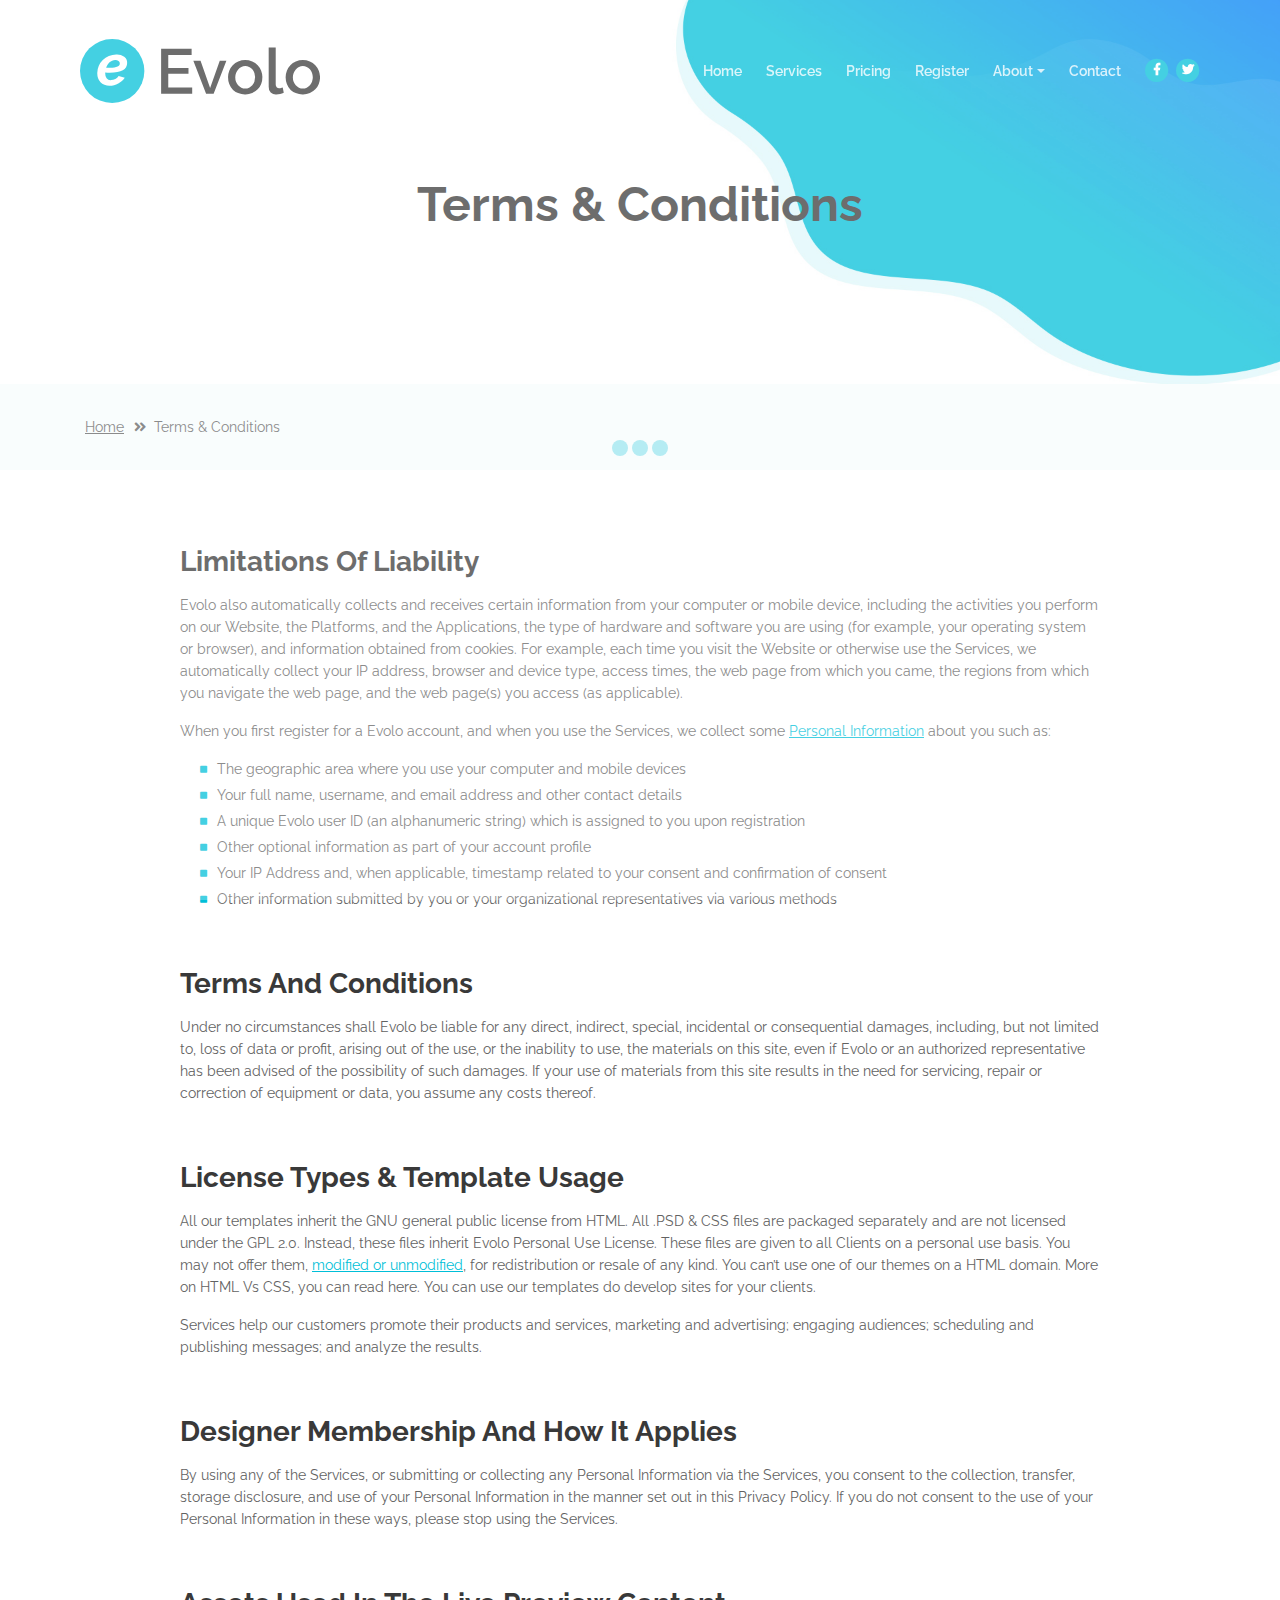
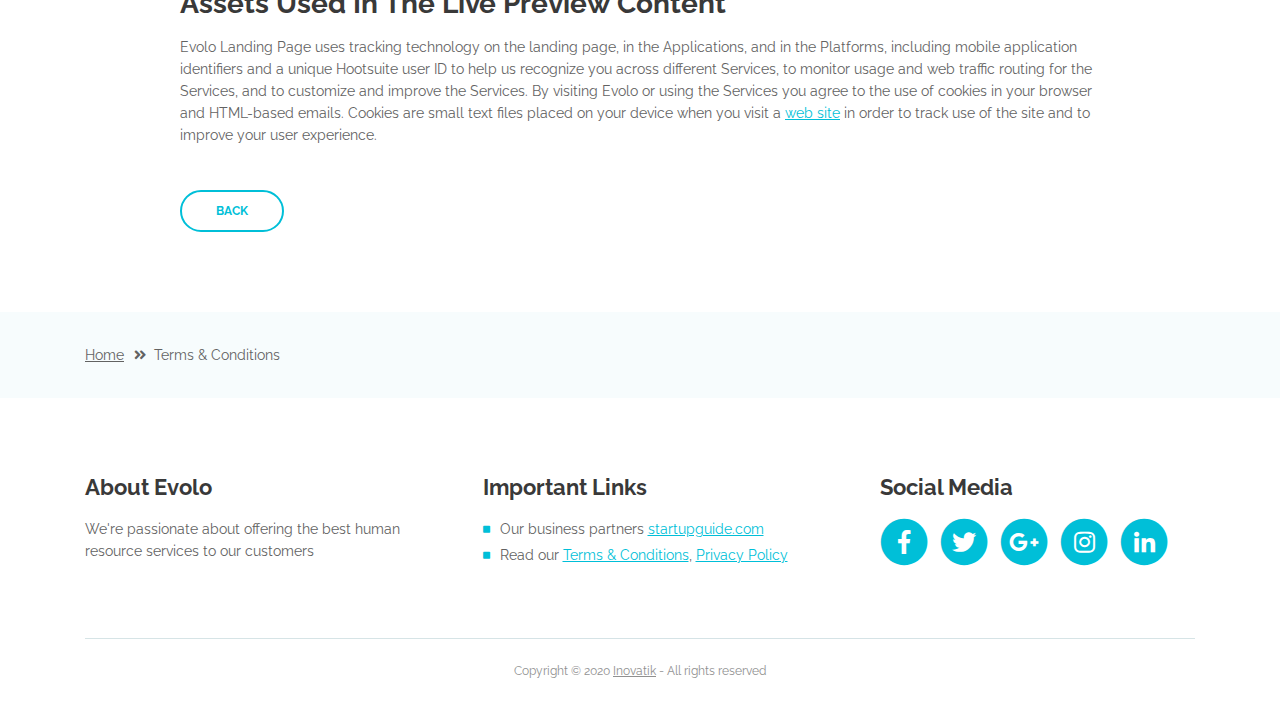
<file: terms-conditions.html>
<!DOCTYPE html>
<html lang="en">
<head>
    <meta charset="utf-8">
    <meta name="viewport" content="width=device-width, initial-scale=1, shrink-to-fit=no">
    
    <!-- SEO Meta Tags -->
    <meta name="description" content="Create a stylish landing page for your business startup and get leads for the offered services with this HTML landing page template.">
    <meta name="author" content="Inovatik">

    <!-- OG Meta Tags to improve the way the post looks when you share the page on LinkedIn, Facebook, Google+ -->
	<meta property="og:site_name" content="" /> <!-- website name -->
	<meta property="og:site" content="" /> <!-- website link -->
	<meta property="og:title" content=""/> <!-- title shown in the actual shared post -->
	<meta property="og:description" content="" /> <!-- description shown in the actual shared post -->
	<meta property="og:image" content="" /> <!-- image link, make sure it's jpg -->
	<meta property="og:url" content="" /> <!-- where do you want your post to link to -->
	<meta property="og:type" content="article" />

    <!-- Website Title -->
    <title>Terms Conditions - Evolo - StartUp HTML Landing Page Template</title>
    
    <!-- Styles -->
    <link href="https://fonts.googleapis.com/css?family=Raleway:400,400i,600,700,700i&amp;subset=latin-ext" rel="stylesheet">
    <link href="css/bootstrap.css" rel="stylesheet">
    <link href="css/fontawesome-all.css" rel="stylesheet">
    <link href="css/swiper.css" rel="stylesheet">
	<link href="css/magnific-popup.css" rel="stylesheet">
	<link href="css/styles.css" rel="stylesheet">
	
	<!-- Favicon  -->
    <link rel="icon" href="images/favicon.png">
</head>
<body data-spy="scroll" data-target=".fixed-top">
    
    <!-- Preloader -->
	<div class="spinner-wrapper">
        <div class="spinner">
            <div class="bounce1"></div>
            <div class="bounce2"></div>
            <div class="bounce3"></div>
        </div>
    </div>
    <!-- end of preloader -->
    

    <!-- Navbar -->
    <nav class="navbar navbar-expand-lg navbar-dark navbar-custom fixed-top">
        <!-- Text Logo - Use this if you don't have a graphic logo -->
        <!-- <a class="navbar-brand logo-text page-scroll" href="index.html">Evolo</a> -->

        <!-- Image Logo -->
        <a class="navbar-brand logo-image" href="index.html"><img src="images/logo.svg" alt="alternative"></a>
        
        <!-- Mobile Menu Toggle Button -->
        <button class="navbar-toggler" type="button" data-toggle="collapse" data-target="#navbarsExampleDefault" aria-controls="navbarsExampleDefault" aria-expanded="false" aria-label="Toggle navigation">
            <span class="navbar-toggler-awesome fas fa-bars"></span>
            <span class="navbar-toggler-awesome fas fa-times"></span>
        </button>
        <!-- end of mobile menu toggle button -->

        <div class="collapse navbar-collapse" id="navbarsExampleDefault">
            <ul class="navbar-nav ml-auto">
                <li class="nav-item">
                    <a class="nav-link page-scroll" href="index.html#header">Home <span class="sr-only">(current)</span></a>
                </li>
                <li class="nav-item">
                    <a class="nav-link page-scroll" href="index.html#services">Services</a>
                </li>
                <li class="nav-item">
                    <a class="nav-link page-scroll" href="index.html#details">Pricing</a>
                </li>
                <li class="nav-item">
                    <a class="nav-link page-scroll" href="index.html#pricing">Register</a>
                </li>

                <!-- Dropdown Menu -->          
                <li class="nav-item dropdown">
                    <a class="nav-link dropdown-toggle page-scroll" href="index.html#about" id="navbarDropdown" role="button" aria-haspopup="true" aria-expanded="false">About</a>
                    <div class="dropdown-menu" aria-labelledby="navbarDropdown">
                        <a class="dropdown-item" href="terms-conditions.html"><span class="item-text">Terms Conditions</span></a>
                        <div class="dropdown-items-divide-hr"></div>
                        <a class="dropdown-item" href="privacy-policy.html"><span class="item-text">Privacy Policy</span></a>
                    </div>
                </li>
                <!-- end of dropdown menu -->

                <li class="nav-item">
                    <a class="nav-link page-scroll" href="index.html#contact">Contact</a>
                </li>
            </ul>
            <span class="nav-item social-icons">
                <span class="fa-stack">
                    <a href="#your-link">
                        <i class="fas fa-circle fa-stack-2x facebook"></i>
                        <i class="fab fa-facebook-f fa-stack-1x"></i>
                    </a>
                </span>
                <span class="fa-stack">
                    <a href="#your-link">
                        <i class="fas fa-circle fa-stack-2x twitter"></i>
                        <i class="fab fa-twitter fa-stack-1x"></i>
                    </a>
                </span>
            </span>
        </div>
    </nav> <!-- end of navbar -->
    <!-- end of navbar -->


    <!-- Header -->
    <header id="header" class="ex-header">
        <div class="container">
            <div class="row">
                <div class="col-lg-12">
                    <h1>Terms & Conditions</h1>
                </div> <!-- end of col -->
            </div> <!-- end of row -->
        </div> <!-- end of container -->
    </header> <!-- end of ex-header -->
    <!-- end of header -->


    <!-- Breadcrumbs -->
    <div class="ex-basic-1">
        <div class="container">
            <div class="row">
                <div class="col-lg-12">
                    <div class="breadcrumbs">
                        <a href="index.html">Home</a><i class="fa fa-angle-double-right"></i><span>Terms & Conditions</span>
                    </div> <!-- end of breadcrumbs -->
                </div> <!-- end of col -->
            </div> <!-- end of row -->
        </div> <!-- end of container -->
    </div> <!-- end of ex-basic-1 -->
    <!-- end of breadcrumbs -->


    <!-- Terms Content -->
    <div class="ex-basic-2">
        <div class="container">
            <div class="row">
                <div class="col-lg-10 offset-lg-1">
                    <div class="text-container">
                        <h3>Limitations Of Liability</h3>
                        <p>Evolo also automatically collects and receives certain information from your computer or mobile device, including the activities you perform on our Website, the Platforms, and the Applications, the type of hardware and software you are using (for example, your operating system or browser), and information obtained from cookies. For example, each time you visit the Website or otherwise use the Services, we automatically collect your IP address, browser and device type, access times, the web page from which you came, the regions from which you navigate the web page, and the web page(s) you access (as applicable).</p>
                        <p>When you first register for a Evolo account, and when you use the Services, we collect some <a class="turquoise" href="#your-link">Personal Information</a> about you such as:</p>
                        <ul class="list-unstyled li-space-lg indent">
                            <li class="media">
                                <i class="fas fa-square"></i>
                                <div class="media-body">The geographic area where you use your computer and mobile devices</div>
                            </li>
                            <li class="media">
                                <i class="fas fa-square"></i>
                                <div class="media-body">Your full name, username, and email address and other contact details</div>
                            </li>
                            <li class="media">
                                <i class="fas fa-square"></i>
                                <div class="media-body">A unique Evolo user ID (an alphanumeric string) which is assigned to you upon registration</div>
                            </li>
                            <li class="media">
                                <i class="fas fa-square"></i>
                                <div class="media-body">Other optional information as part of your account profile</div>
                            </li>
                            <li class="media">
                                <i class="fas fa-square"></i>
                                <div class="media-body">Your IP Address and, when applicable, timestamp related to your consent and confirmation of consent</div>
                            </li>
                            <li class="media">
                                <i class="fas fa-square"></i>
                                <div class="media-body">Other information submitted by you or your organizational representatives via various methods</div>
                            </li>
                        </ul>
                    </div> <!-- end of text-container -->
                    
                    <div class="text-container">
                        <h3>Terms And Conditions</h3>
                        <p>Under no circumstances shall Evolo be liable for any direct, indirect, special, incidental or consequential damages, including, but not limited to, loss of data or profit, arising out of the use, or the inability to use, the materials on this site, even if Evolo or an authorized representative has been advised of the possibility of such damages. If your use of materials from this site results in the need for servicing, repair or correction of equipment or data, you assume any costs thereof.</p>
                    </div> <!-- end of text-container -->

                    <div class="text-container">
                        <h3>License Types & Template Usage</h3>
                        <p>All our templates inherit the GNU general public license from HTML. All .PSD & CSS files are packaged separately and are not licensed under the GPL 2.0. Instead, these files inherit Evolo Personal Use License. These files are given to all Clients on a personal use basis. You may not offer them, <a class="turquoise" href="#your-link">modified or unmodified</a>, for redistribution or resale of any kind. You can’t use one of our themes on a HTML domain. More on HTML Vs CSS, you can read here. You can use our templates do develop sites for your clients.</p>
                        <p>Services help our customers promote their products and services, marketing and advertising; engaging audiences; scheduling and publishing messages; and analyze the results.</p>
                    </div> <!-- end of text-container -->

                    <div class="text-container">
                        <h3>Designer Membership And How It Applies</h3>
                        <p>By using any of the Services, or submitting or collecting any Personal Information via the Services, you consent to the collection, transfer, storage disclosure, and use of your Personal Information in the manner set out in this Privacy Policy. If you do not consent to the use of your Personal Information in these ways, please stop using the Services.</p>
                    </div> <!-- end of text-container -->
                    
                    <div class="text-container last">
                        <h3>Assets Used In The Live Preview Content</h3>
                        <p>Evolo Landing Page uses tracking technology on the landing page, in the Applications, and in the Platforms, including mobile application identifiers and a unique Hootsuite user ID to help us recognize you across different Services, to monitor usage and web traffic routing for the Services, and to customize and improve the Services. By visiting Evolo or using the Services you agree to the use of cookies in your browser and HTML-based emails. Cookies are small text files placed on your device when you visit a <a class="turquoise" href="#your-link">web site</a> in order to track use of the site and to improve your user experience.</p>
                        <a class="btn-outline-reg" href="index.html">BACK</a>
                    </div> <!-- end of text-container -->
                </div>
            </div> <!-- end of row -->
        </div> <!-- end of container -->
    </div> <!-- end of ex-basic -->
    <!-- end of terms content -->

    
    <!-- Breadcrumbs -->
    <div class="ex-basic-1">
        <div class="container">
            <div class="row">
                <div class="col-lg-12">
                    <div class="breadcrumbs">
                        <a href="index.html">Home</a><i class="fa fa-angle-double-right"></i><span>Terms & Conditions</span>
                    </div> <!-- end of breadcrumbs -->
                </div> <!-- end of col -->
            </div> <!-- end of row -->
        </div> <!-- end of container -->
    </div> <!-- end of ex-basic-1 -->
    <!-- end of breadcrumbs -->


    <!-- Footer -->
    <div class="footer">
        <div class="container">
            <div class="row">
                <div class="col-md-4">
                    <div class="footer-col">
                        <h4>About Evolo</h4>
                        <p>We're passionate about offering the best human resource services to our customers</p>
                    </div>
                </div> <!-- end of col -->
                <div class="col-md-4">
                    <div class="footer-col middle">
                        <h4>Important Links</h4>
                        <ul class="list-unstyled li-space-lg">
                            <li class="media">
                                <i class="fas fa-square"></i>
                                <div class="media-body">Our business partners <a class="turquoise" href="#your-link">startupguide.com</a></div>
                            </li>
                            <li class="media">
                                <i class="fas fa-square"></i>
                                <div class="media-body">Read our <a class="turquoise" href="terms-conditions.html">Terms & Conditions</a>, <a class="turquoise" href="privacy-policy.html">Privacy Policy</a></div>
                            </li>
                        </ul>
                    </div>
                </div> <!-- end of col -->
                <div class="col-md-4">
                    <div class="footer-col last">
                        <h4>Social Media</h4>
                        <span class="fa-stack fa-lg">
                            <a href="#your-link">
                                <i class="fas fa-circle fa-stack-2x"></i>
                                <i class="fab fa-facebook-f fa-stack-1x"></i>
                            </a>
                        </span>
                        <span class="fa-stack fa-lg">
                            <a href="#your-link">
                                <i class="fas fa-circle fa-stack-2x"></i>
                                <i class="fab fa-twitter fa-stack-1x"></i>
                            </a>
                        </span>
                        <span class="fa-stack fa-lg">
                            <a href="#your-link">
                                <i class="fas fa-circle fa-stack-2x"></i>
                                <i class="fab fa-google-plus-g fa-stack-1x"></i>
                            </a>
                        </span>
                        <span class="fa-stack fa-lg">
                            <a href="#your-link">
                                <i class="fas fa-circle fa-stack-2x"></i>
                                <i class="fab fa-instagram fa-stack-1x"></i>
                            </a>
                        </span>
                        <span class="fa-stack fa-lg">
                            <a href="#your-link">
                                <i class="fas fa-circle fa-stack-2x"></i>
                                <i class="fab fa-linkedin-in fa-stack-1x"></i>
                            </a>
                        </span>
                    </div> 
                </div> <!-- end of col -->
            </div> <!-- end of row -->
        </div> <!-- end of container -->
    </div> <!-- end of footer -->  
    <!-- end of footer -->


    <!-- Copyright -->
    <div class="copyright">
        <div class="container">
            <div class="row">
                <div class="col-lg-12">
                    <p class="p-small">Copyright © 2020 <a href="https://inovatik.com">Inovatik</a> - All rights reserved</p>
                </div> <!-- end of col -->
            </div> <!-- enf of row -->
        </div> <!-- end of container -->
    </div> <!-- end of copyright --> 
    <!-- end of copyright -->

	
    <!-- Scripts -->
    <script src="js/jquery.min.js"></script> <!-- jQuery for Bootstrap's JavaScript plugins -->
    <script src="js/popper.min.js"></script> <!-- Popper tooltip library for Bootstrap -->
    <script src="js/bootstrap.min.js"></script> <!-- Bootstrap framework -->
    <script src="js/jquery.easing.min.js"></script> <!-- jQuery Easing for smooth scrolling between anchors -->
    <script src="js/swiper.min.js"></script> <!-- Swiper for image and text sliders -->
    <script src="js/jquery.magnific-popup.js"></script> <!-- Magnific Popup for lightboxes -->
    <script src="js/validator.min.js"></script> <!-- Validator.js - Bootstrap plugin that validates forms -->
    <script src="js/scripts.js"></script> <!-- Custom scripts -->
</body>
</html>
</file>
<file: css/styles.css>
/* Template: Evolo - StartUp HTML Landing Page Template
   Author: Inovatik
   Created: June 2019
   Description: Master CSS file
*/

/*****************************************
Table Of Contents:

01. General Styles
02. Preloader
03. Navigation
04. Header
05. Customers
06. Services
07. Details 1
08. Details 2
09. Details Lightboxes
10. Pricing
11. Request
12. Video
13. Testimonials
14. About
15. Contact
16. Footer
17. Copyright
18. Back To Top Button
19. Extra Pages
20. Media Queries
******************************************/

/*****************************************
Colors:
- Backgrounds - turquoise #00bfd8
- Backgrounds - blue #0079f9
- Backgrounds - light gray #f7fcfd
- Buttons, bullets, icons, links - turquoise #00bfd8
- Cards border, inputs border - light gray #c4d8dc
- Text headers, navbar links - black #393939
- Text body - black #626262
******************************************/


/******************************/
/*     01. General Styles     */
/******************************/
body,
html {
    width: 100%;
	height: 100%;
}

body, p {
	color: #626262; 
	font: 400 0.875rem/1.375rem "Raleway", sans-serif;
}

.p-large {
	font: 400 1rem/1.5rem "Raleway", sans-serif;
}

.p-small {
	font: 400 0.75rem/1.25rem "Raleway", sans-serif;
}

.p-heading {
	margin-bottom: 3.875rem;
}

.li-space-lg li {
	margin-bottom: 0.25rem;
}

.indent {
	padding-left: 1.25rem;
}

h1 {
	color: #393939;
	font: 700 3rem/3.5rem "Raleway", sans-serif;
}

h2 {
	color: #393939;
	font: 700 2.25rem/2.75rem "Raleway", sans-serif;
}

h3 {
	color: #393939;
	font: 700 1.75rem/2rem "Raleway", sans-serif;
}

h4 {
	color: #393939;
	font: 700 1.375rem/1.875rem "Raleway", sans-serif;
}

h5 {
	color: #393939;
	font: 700 1.125rem/1.625rem "Raleway", sans-serif;
}

h6 {
	color: #393939;
	font: 700 1rem/1.5rem "Raleway", sans-serif;
}

a {
	color: #626262;
	text-decoration: underline;
}

a:hover {
	color: #626262;
	text-decoration: underline;
}

a.turquoise {
	color: #00bfd8;
}

a.white {
	color: #fff;
}

.testimonial-text {
	font: italic 400 1rem/1.5rem "Raleway", sans-serif;
}

.testimonial-author {
	font: 700 1rem/1.5rem "Raleway", sans-serif;
}

.turquoise {
	color: #00bfd8;
}

.btn-solid-reg {
	display: inline-block;
	padding: 1.1875rem 2.125rem 1.1875rem 2.125rem;
	border: 0.125rem solid #00bfd8;
	border-radius: 2rem;
	background-color: #00bfd8;
	color: #fff;
	font: 700 0.75rem/0 "Raleway", sans-serif;
	text-decoration: none;
	transition: all 0.2s;
}

.btn-solid-reg:hover {
	background-color: transparent;
	color: #00bfd8;
	text-decoration: none;
}

.btn-solid-lg {
	display: inline-block;
	padding: 1.375rem 2.625rem 1.375rem 2.625rem;
	border: 0.125rem solid #00bfd8;
	border-radius: 2rem;
	background-color: #00bfd8;
	color: #fff;
	font: 700 0.75rem/0 "Raleway", sans-serif;
	text-decoration: none;
	transition: all 0.2s;
}

.btn-solid-lg:hover {
	background-color: transparent;
	color: #00bfd8;
	text-decoration: none;
}

.btn-outline-reg {
	display: inline-block;
	padding: 1.1875rem 2.125rem 1.1875rem 2.125rem;
	border: 0.125rem solid #00bfd8;
	border-radius: 2rem;
	background-color: transparent;
	color: #00bfd8;
	font: 700 0.75rem/0 "Raleway", sans-serif;
	text-decoration: none;
	transition: all 0.2s;
}

.btn-outline-reg:hover {
	background-color: #00bfd8;
	color: #fff;
	text-decoration: none;
}

.btn-outline-lg {
	display: inline-block;
	padding: 1.375rem 2.625rem 1.375rem 2.625rem;
	border: 0.125rem solid #00bfd8;
	border-radius: 2rem;
	background-color: transparent;
	color: #00bfd8;
	font: 700 0.75rem/0 "Raleway", sans-serif;
	text-decoration: none;
	transition: all 0.2s;
}

.btn-outline-lg:hover {
	background-color: #00bfd8;
	color: #fff;
	text-decoration: none;
}

.btn-outline-sm {
	display: inline-block;
	padding: 1rem 1.625rem 0.875rem 1.625rem;
	border: 0.125rem solid #00bfd8;
	border-radius: 2rem;
	background-color: transparent;
	color: #00bfd8;
	font: 700 0.625rem/0 "Raleway", sans-serif;
	text-decoration: none;
	transition: all 0.2s;
}

.btn-outline-sm:hover {
	background-color: #00bfd8;
	color: #fff;
	text-decoration: none;
}

.form-group {
	position: relative;
	margin-bottom: 1.25rem;
}

.form-group.has-error.has-danger {
	margin-bottom: 0.625rem;
}

.form-group.has-error.has-danger .help-block.with-errors ul {
	margin-top: 0.375rem;
}

.label-control {
	position: absolute;
	top: 0.87rem;
	left: 1.375rem;
	color: #626262;
	opacity: 1;
	font: 400 0.875rem/1.375rem "Raleway", sans-serif;
	cursor: text;
	transition: all 0.2s ease;
}

/* IE10+ hack to solve lower label text position compared to the rest of the browsers */
@media screen and (-ms-high-contrast: active), screen and (-ms-high-contrast: none) {  
	.label-control {
		top: 0.9375rem;
	}
}

.form-control-input:focus + .label-control,
.form-control-input.notEmpty + .label-control,
.form-control-textarea:focus + .label-control,
.form-control-textarea.notEmpty + .label-control {
	top: 0.125rem;
	opacity: 1;
	font-size: 0.75rem;
	font-weight: 700;
}

.form-control-input,
.form-control-select {
	display: block; /* needed for proper display of the label in Firefox, IE, Edge */
	width: 100%;
	padding-top: 1.0625rem;
	padding-bottom: 0.0625rem;
	padding-left: 1.3125rem;
	border: 1px solid #c4d8dc;
	border-radius: 0.25rem;
	background-color: #fff;
	color: #626262;
	font: 400 0.875rem/1.875rem "Raleway", sans-serif;
	transition: all 0.2s;
	-webkit-appearance: none; /* removes inner shadow on form inputs on ios safari */
}

.form-control-select {
	padding-top: 0.5rem;
	padding-bottom: 0.5rem;
	height: 3rem;
}

/* IE10+ hack to solve lower label text position compared to the rest of the browsers */
@media screen and (-ms-high-contrast: active), screen and (-ms-high-contrast: none) {  
	.form-control-input {
		padding-top: 1.25rem;
		padding-bottom: 0.75rem;
		line-height: 1.75rem;
	}

	.form-control-select {
		padding-top: 0.875rem;
		padding-bottom: 0.75rem;
		height: 3.125rem;
		line-height: 2.125rem;
	}
}

select {
    /* you should keep these first rules in place to maintain cross-browser behavior */
    -webkit-appearance: none;
	-moz-appearance: none;
	-ms-appearance: none;
    -o-appearance: none;
    appearance: none;
    background-image: url('../images/down-arrow.png');
    background-position: 96% 50%;
    background-repeat: no-repeat;
    outline: none;
}

select::-ms-expand {
    display: none; /* removes the ugly default down arrow on select form field in IE11 */
}

.form-control-textarea {
	display: block; /* used to eliminate a bottom gap difference between Chrome and IE/FF */
	width: 100%;
	height: 8rem; /* used instead of html rows to normalize height between Chrome and IE/FF */
	padding-top: 1.25rem;
	padding-left: 1.3125rem;
	border: 1px solid #c4d8dc;
	border-radius: 0.25rem;
	background-color: #fff;
	color: #626262;
	font: 400 0.875rem/1.75rem "Raleway", sans-serif;
	transition: all 0.2s;
}

.form-control-input:focus,
.form-control-select:focus,
.form-control-textarea:focus {
	border: 1px solid #a1a1a1;
	outline: none; /* Removes blue border on focus */
}

.form-control-input:hover,
.form-control-select:hover,
.form-control-textarea:hover {
	border: 1px solid #a1a1a1;
}

.checkbox {
	font: 400 0.75rem/1.25rem "Raleway", sans-serif;
}

input[type='checkbox'] {
	vertical-align: -15%;
	margin-right: 0.375rem;
}

/* IE10+ hack to raise checkbox field position compared to the rest of the browsers */
@media screen and (-ms-high-contrast: active), screen and (-ms-high-contrast: none) {  
	input[type='checkbox'] {
		vertical-align: -9%;
	}
}

.form-control-submit-button {
	display: inline-block;
	width: 100%;
	height: 3.125rem;
	border: 1px solid #00bfd8;
	border-radius: 1.5rem;
	background-color: #00bfd8;
	color: #fff;
	font: 700 0.75rem/1.75rem "Raleway", sans-serif;
	cursor: pointer;
	transition: all 0.2s;
}

.form-control-submit-button:hover {
	background-color: transparent;
	color: #00bfd8;
}

/* Form Success And Error Message Formatting */
#rmsgSubmit.h3.text-center.tada.animated,
#cmsgSubmit.h3.text-center.tada.animated,
#pmsgSubmit.h3.text-center.tada.animated,
#rmsgSubmit.h3.text-center,
#cmsgSubmit.h3.text-center,
#pmsgSubmit.h3.text-center {
	display: block;
	margin-bottom: 0;
	color: #626262;
	font: 400 1.125rem/1rem "Raleway", sans-serif;
}

.help-block.with-errors .list-unstyled {
	color: #626262;
	font-size: 0.75rem;
	line-height: 1.125rem;
	text-align: left;
}

.help-block.with-errors ul {
	margin-bottom: 0;
}
/* end of form success and error message formatting */

/* Form Success And Error Message Animation - Animate.css */
@-webkit-keyframes tada {
	from {
		-webkit-transform: scale3d(1, 1, 1);
		-ms-transform: scale3d(1, 1, 1);
		transform: scale3d(1, 1, 1);
	}
	10%, 20% {
		-webkit-transform: scale3d(.9, .9, .9) rotate3d(0, 0, 1, -3deg);
		-ms-transform: scale3d(.9, .9, .9) rotate3d(0, 0, 1, -3deg);
		transform: scale3d(.9, .9, .9) rotate3d(0, 0, 1, -3deg);
	}
	30%, 50%, 70%, 90% {
		-webkit-transform: scale3d(1.1, 1.1, 1.1) rotate3d(0, 0, 1, 3deg);
		-ms-transform: scale3d(1.1, 1.1, 1.1) rotate3d(0, 0, 1, 3deg);
		transform: scale3d(1.1, 1.1, 1.1) rotate3d(0, 0, 1, 3deg);
	}
	40%, 60%, 80% {
		-webkit-transform: scale3d(1.1, 1.1, 1.1) rotate3d(0, 0, 1, -3deg);
		-ms-transform: scale3d(1.1, 1.1, 1.1) rotate3d(0, 0, 1, -3deg);
		transform: scale3d(1.1, 1.1, 1.1) rotate3d(0, 0, 1, -3deg);
	}
	to {
		-webkit-transform: scale3d(1, 1, 1);
		-ms-transform: scale3d(1, 1, 1);
		transform: scale3d(1, 1, 1);
	}
}

@keyframes tada {
	from {
		-webkit-transform: scale3d(1, 1, 1);
		-ms-transform: scale3d(1, 1, 1);
		transform: scale3d(1, 1, 1);
	}
	10%, 20% {
		-webkit-transform: scale3d(.9, .9, .9) rotate3d(0, 0, 1, -3deg);
		-ms-transform: scale3d(.9, .9, .9) rotate3d(0, 0, 1, -3deg);
		transform: scale3d(.9, .9, .9) rotate3d(0, 0, 1, -3deg);
	}
	30%, 50%, 70%, 90% {
		-webkit-transform: scale3d(1.1, 1.1, 1.1) rotate3d(0, 0, 1, 3deg);
		-ms-transform: scale3d(1.1, 1.1, 1.1) rotate3d(0, 0, 1, 3deg);
		transform: scale3d(1.1, 1.1, 1.1) rotate3d(0, 0, 1, 3deg);
	}
	40%, 60%, 80% {
		-webkit-transform: scale3d(1.1, 1.1, 1.1) rotate3d(0, 0, 1, -3deg);
		-ms-transform: scale3d(1.1, 1.1, 1.1) rotate3d(0, 0, 1, -3deg);
		transform: scale3d(1.1, 1.1, 1.1) rotate3d(0, 0, 1, -3deg);
	}
	to {
		-webkit-transform: scale3d(1, 1, 1);
		-ms-transform: scale3d(1, 1, 1);
		transform: scale3d(1, 1, 1);
	}
}

.tada {
	-webkit-animation-name: tada;
	animation-name: tada;
}

.animated {
	-webkit-animation-duration: 1s;
	animation-duration: 1s;
	-webkit-animation-fill-mode: both;
	animation-fill-mode: both;
}
/* end of form success and error message animation - Animate.css */

/* Fade-move Animation For Lightbox - Magnific Popup */
/* at start */
.my-mfp-slide-bottom .zoom-anim-dialog {
	opacity: 0;
	transition: all 0.2s ease-out;
	-webkit-transform: translateY(-1.25rem) perspective(37.5rem) rotateX(10deg);
	-ms-transform: translateY(-1.25rem) perspective(37.5rem) rotateX(10deg);
	transform: translateY(-1.25rem) perspective(37.5rem) rotateX(10deg);
}

/* animate in */
.my-mfp-slide-bottom.mfp-ready .zoom-anim-dialog {
	opacity: 1;
	-webkit-transform: translateY(0) perspective(37.5rem) rotateX(0); 
	-ms-transform: translateY(0) perspective(37.5rem) rotateX(0); 
	transform: translateY(0) perspective(37.5rem) rotateX(0); 
}

/* animate out */
.my-mfp-slide-bottom.mfp-removing .zoom-anim-dialog {
	opacity: 0;
	-webkit-transform: translateY(-0.625rem) perspective(37.5rem) rotateX(10deg); 
	-ms-transform: translateY(-0.625rem) perspective(37.5rem) rotateX(10deg); 
	transform: translateY(-0.625rem) perspective(37.5rem) rotateX(10deg); 
}

/* dark overlay, start state */
.my-mfp-slide-bottom.mfp-bg {
	opacity: 0;
	transition: opacity 0.2s ease-out;
}

/* animate in */
.my-mfp-slide-bottom.mfp-ready.mfp-bg {
	opacity: 0.8;
}
/* animate out */
.my-mfp-slide-bottom.mfp-removing.mfp-bg {
	opacity: 0;
}
/* end of fade-move animation for lightbox - magnific popup */

/* Fade Animation For Image Slider - Magnific Popup */
@-webkit-keyframes fadeIn {
	from {
		opacity: 0;
	}
	to {
		opacity: 1;
	}
}

@keyframes fadeIn {
	from {
		opacity: 0;
	}
	to {
		opacity: 1;
	}
}

.fadeIn {
	-webkit-animation: fadeIn 0.6s;
	animation: fadeIn 0.6s;
}

@-webkit-keyframes fadeOut {
	from {
		opacity: 1;
	}
	to {
		opacity: 0;
	}
}

@keyframes fadeOut {
	from {
		opacity: 1;
	}
	to {
		opacity: 0;
	}
}

.fadeOut {
	-webkit-animation: fadeOut 0.8s;
	animation: fadeOut 0.8s;
}
/* end of fade animation for image slider - magnific popup */


/*************************/
/*     02. Preloader     */
/*************************/
.spinner-wrapper {
	position: fixed;
	z-index: 999999;
	top: 0;
	right: 0;
	bottom: 0;
	left: 0;
	background: #fff;
}

.spinner {
	position: absolute;
	top: 50%; /* centers the loading animation vertically one the screen */
	left: 50%; /* centers the loading animation horizontally one the screen */
	width: 3.75rem;
	height: 1.25rem;
	margin: -0.625rem 0 0 -1.875rem; /* is width and height divided by two */ 
	text-align: center;
}

.spinner > div {
	display: inline-block;
	width: 1rem;
	height: 1rem;
	border-radius: 100%;
	background-color: #00bfd8;
	-webkit-animation: sk-bouncedelay 1.4s infinite ease-in-out both;
	animation: sk-bouncedelay 1.4s infinite ease-in-out both;
}

.spinner .bounce1 {
	-webkit-animation-delay: -0.32s;
	animation-delay: -0.32s;
}

.spinner .bounce2 {
	-webkit-animation-delay: -0.16s;
	animation-delay: -0.16s;
}

@-webkit-keyframes sk-bouncedelay {
	0%, 80%, 100% { -webkit-transform: scale(0); }
	40% { -webkit-transform: scale(1.0); }
}

@keyframes sk-bouncedelay {
	0%, 80%, 100% { 
		-webkit-transform: scale(0);
		-ms-transform: scale(0);
		transform: scale(0);
	} 40% { 
		-webkit-transform: scale(1.0);
		-ms-transform: scale(1.0);
		transform: scale(1.0);
	}
}


/**************************/
/*     03. Navigation     */
/**************************/
.navbar-custom {
	background-color: #fff;
	box-shadow: 0 0.0625rem 0.375rem 0 rgba(0, 0, 0, 0.1);
	font: 600 0.875rem/0.875rem "Raleway", sans-serif;
	transition: all 0.2s;
}

.navbar-custom .navbar-brand.logo-image img {
    width: 15rem;
}

.navbar-custom .navbar-brand.logo-text {
	font: 600 2rem/1.5rem "Raleway", sans-serif;
	color: #393939;
	text-decoration: none;
}

.navbar-custom .navbar-nav {
	margin-top: 0.75rem;
	margin-bottom: 0.5rem;
}

.navbar-custom .nav-item .nav-link {
	padding: 0.625rem 0.75rem 0.625rem 0.75rem;
	color: #393939;
	text-decoration: none;
	transition: all 0.2s ease;
}

.navbar-custom .nav-item .nav-link:hover,
.navbar-custom .nav-item .nav-link.active {
	color: #00bfd8;
}

/* Dropdown Menu */
.navbar-custom .dropdown:hover > .dropdown-menu {
	display: block; /* this makes the dropdown menu stay open while hovering it */
	min-width: auto;
	animation: fadeDropdown 0.2s; /* required for the fade animation */
}

@keyframes fadeDropdown {
    0% {
        opacity: 0;
    }

    100% {
        opacity: 1;
    }
}

.navbar-custom .dropdown-toggle:focus { /* removes dropdown outline on focus */
	outline: 0;
}

.navbar-custom .dropdown-menu {
	margin-top: 0;
	border: none;
	border-radius: 0.25rem;
	background-color: #fff;
}

.navbar-custom .dropdown-item {
	color: #393939;
	text-decoration: none;
}

.navbar-custom .dropdown-item:hover {
	background-color: #fff;
}

.navbar-custom .dropdown-item .item-text {
	font: 600 0.875rem/0.875rem "Raleway", sans-serif;
}

.navbar-custom .dropdown-item:hover .item-text {
	color: #00bfd8;
}

.navbar-custom .dropdown-items-divide-hr {
	width: 100%;
	height: 1px;
	margin: 0.75rem auto 0.725rem auto;
	border: none;
	background-color: #c4d8dc;
	opacity: 0.2;
}
/* end of dropdown menu */

.navbar-custom .social-icons {
	display: none;
}

.navbar-custom .navbar-toggler {
	border: none;
	color: #393939;
	font-size: 2rem;
}

.navbar-custom button[aria-expanded='false'] .navbar-toggler-awesome.fas.fa-times{
	display: none;
}

.navbar-custom button[aria-expanded='false'] .navbar-toggler-awesome.fas.fa-bars{
	display: inline-block;
}

.navbar-custom button[aria-expanded='true'] .navbar-toggler-awesome.fas.fa-bars{
	display: none;
}

.navbar-custom button[aria-expanded='true'] .navbar-toggler-awesome.fas.fa-times{
	display: inline-block;
	margin-right: 0.125rem;
}


/*********************/
/*    04. Header     */
/*********************/
.header {
	background-color: #fff;
}

.header .header-content {
	padding-top: 8rem;
	padding-bottom: 4rem;
	text-align: center;
}

.header .text-container {
	margin-bottom: 4rem;
}

.header h1 {
	margin-bottom: 1.125rem;
	font-size: 2.5rem;
	line-height: 3.125rem;
}

.header .p-large {
	margin-bottom: 1.875rem;
}


/*************************/
/*     05. Customers     */
/*************************/
.slider-1 {
	padding-top: 2.25rem;
	padding-bottom: 2.125rem;
	text-align: center;
}

.slider-1 h5 {
	margin-bottom: 0.75rem;
}

.slider-1 .slider-container {
	padding-top: 2.75rem;
	padding-bottom: 2.75rem;
	border-radius: 0.5rem;
	background-color: #f7fcfd;
}


/************************/
/*     06. Services     */
/************************/
.cards-1 {
	padding-top: 4rem;
	padding-bottom: 1.625rem;
	text-align: center;
}

.cards-1 h2 {
	margin-bottom: 1rem;
}

.cards-1 .card {
	max-width: 21rem;
	margin-right: auto;
	margin-bottom: 4.5rem;
	margin-left: auto;
	padding: 3.25rem 2rem 2rem 2rem;
	border: 1px solid #c4d8dc;
	border-radius: 0.5rem;
	background: transparent;
}

.cards-1 .card-image {
	width: 6rem;
	height: 6rem;
	margin-right: auto;
	margin-bottom: 2rem;
	margin-left: auto;
}

.cards-1 .card-title {
	margin-bottom: 0.875rem;
}

.cards-1 .card-body {
	padding: 0;
}


/*************************/
/*     07. Details 1     */
/*************************/
.basic-1 {
	padding-top: 1.625rem;
	padding-bottom: 3.75rem;
}

.basic-1 .text-container {
	margin-bottom: 4rem;
}

.basic-1 h2 {
	margin-bottom: 1.375rem;
}

.basic-1 .btn-solid-reg {
	margin-top: 0.625rem;
}


/*************************/
/*     08. Details 2     */
/*************************/
.basic-2 {
	padding-top: 3.75rem;
	padding-bottom: 4rem;
}

.basic-2 .image-container {
	margin-bottom: 4rem;
}

.basic-2 h2 {
	margin-bottom: 1.375rem;
}

.basic-2 .list-unstyled .fas {
	color: #00bfd8;
	line-height: 1.375rem;
}

.basic-2 .list-unstyled .media-body {
	margin-left: 0.625rem;
}

.basic-2 .btn-solid-reg {
	margin-top: 0.625rem;
}


/**********************************/
/*     09. Details Lightboxes     */
/**********************************/
.lightbox-basic {
	margin: 2.5rem auto;
	padding: 2rem 1.5rem 2rem 1.5rem;
	border-radius: 0.25rem;
	background: #fff;
	text-align: left;
}

.lightbox-basic .container {
	padding-right: 0;
	padding-left: 0;
}

.lightbox-basic .image-container {
	max-width: 33.75rem;
	margin-right: auto;
	margin-bottom: 3rem;
	margin-left: auto;
}

.lightbox-basic h3 {
	margin-bottom: 0.5rem;
}

.lightbox-basic hr {
	width: 2.5rem;
	height: 0.125rem;
	margin-top: 0;
	margin-bottom: 1.25rem;
	margin-left: 0;
	border: 0;
	background-color: #00bfd8;
	text-align: left;
}

.lightbox-basic h4 {
	margin-bottom: 1rem;
}

.lightbox-basic .list-unstyled .fas {
	color: #00bfd8;
	line-height: 1.375rem;
}

.lightbox-basic .list-unstyled .media-body {
	margin-left: 0.625rem;
}

.lightbox-basic .btn-outline-reg,
.lightbox-basic .btn-solid-reg {
	margin-top: 0.75rem;
}

/* Signup Button */
.lightbox-basic .btn-solid-reg.mfp-close {
	position: relative;
	width: auto;
	height: auto;
	color: #fff;
	opacity: 1;
}

.lightbox-basic .btn-solid-reg.mfp-close:hover {
	color: #00bfd8;
}
/* end of signup Button */

/* Back Button */
.lightbox-basic a.mfp-close.as-button {
	position: relative;
	width: auto;
	height: auto;
	margin-left: 0.375rem;
	color: #00bfd8;
	opacity: 1;
}

.lightbox-basic a.mfp-close.as-button:hover {
	color: #fff;
}
/* end of back button */

.lightbox-basic button.mfp-close.x-button {
	position: absolute;
	top: -0.125rem;
	right: -0.125rem;
	width: 2.75rem;
	height: 2.75rem;
	color: #707984;
}


/***********************/
/*     10. Pricing     */
/***********************/
.cards-2 {
	padding-top: 3rem;
	padding-bottom: 2.75rem;
	text-align: center;
}

.cards-2 h2 {
	margin-bottom: 1rem;
}

.cards-2 .card {
	display: block;
	max-width: 19.5rem;
	margin-right: auto;
	margin-bottom: 6rem;
	margin-left: auto;
	border: 1px solid #c4d8dc;
	border-radius: 0.5rem;
	vertical-align: top;
}

.cards-2 .card .card-body {
	padding: 2.5rem 2.75rem 1.875rem 2.5rem;
}

.cards-2 .card .card-title {
	margin-bottom: 0.625rem;
	color: #393939;
	font-weight: 700;
	font-size: 1.75rem;
	line-height: 2.25rem;
	text-align: center;
}

.cards-2 .card .card-subtitle {
	margin-bottom: 1.75rem;
}

.cards-2 .card .cell-divide-hr {
	height: 1px;
	margin-top: 0;
	margin-bottom: 0;
	border: none;
	background-color: #c4d8dc;
}

.cards-2 .card .price {
	padding-top: 0.875rem;
	padding-bottom: 1.5rem;
}

.cards-2 .card .value {
	color: #00bfd8;
	font-weight: 700;
	font-size: 3.5rem;
	line-height: 4rem;
	text-align: center;
}

.cards-2 .card .currency {
	margin-right: 0.375rem;
	color: #00bfd8;
	font-size: 1.5rem;
	vertical-align: 56%;
}

.cards-2 .card .frequency {
	margin-top: 0.25rem;
	font-size: 0.875rem;
	text-align: center;
}

.cards-2 .card .list-unstyled {
	margin-top: 1.875rem;
	margin-bottom: 1.625rem;
	text-align: left;
}

.cards-2 .card .list-unstyled.li-space-lg li {
	margin-bottom: 0.5rem;
}

.cards-2 .card .list-unstyled .fas {
	color: #00bfd8;
	line-height: 1.375rem;
}

.cards-2 .card .list-unstyled .fas.fa-times {
	margin-left: 0.1875rem;
	margin-right: 0.125rem;
	color: #777b7e;
}

.cards-2 .card .list-unstyled .media-body {
	margin-left: 0.625rem;
}

.cards-2 .card .button-wrapper {
	position: absolute;
	right: 0;
	bottom: -1.25rem;
	left: 0;
	text-align: center;
}

.cards-2 .card .btn-solid-reg:hover {
	background-color: #fff;
}

/* Best Value Label */
.cards-2 .card .label {
    position: absolute;
    top: 0;
    right: 0;
    width: 10.625rem;
    height: 10.625rem;
    overflow: hidden;
}

.cards-2 .card .label .best-value {
    position: relative;
	width: 13.75rem;
	padding: 0.3125rem 0 0.3125rem 4.125rem;
    background-color: #00bfd8;
	color: #fff;
    -webkit-transform: rotate(45deg) translate3d(0, 0, 0);
    -ms-transform: rotate(45deg) translate3d(0, 0, 0);
    transform: rotate(45deg) translate3d(0, 0, 0);
}
/* end of best value label */


/***********************/
/*     11. Request     */
/***********************/
.form-1 {
	padding-top: 6.875rem;
	padding-bottom: 6.25rem;
	background-color: #f9fafc;
}

.form-1 h2 {
	margin-bottom: 1.25rem;
}

.form-1 .list-unstyled {
	margin-top: 1.375rem;
}

.form-1 .list-unstyled .fas {
	color: #00bfd8;
	line-height: 1.375rem;
}

.form-1 .list-unstyled .media-body {
	margin-left: 0.625rem;
}

.form-1 .text-container {
	margin-bottom: 3.5rem;
}


/*********************/
/*     12. Video     */
/*********************/
.basic-3 {
	padding-top: 6.875rem;
	padding-bottom: 6.125rem;
}

.basic-3 h2 {
	margin-bottom: 3rem;
	text-align: center;
}

.basic-3 .image-container {
	margin-bottom: 2.25rem;
}

.basic-3 .image-container img {
	border-radius: 0.5rem;
}

.basic-3 .video-wrapper {
	position: relative;
}

/* Video Play Button */
.basic-3 .video-play-button {
	position: absolute;
	z-index: 10;
	top: 50%;
	left: 50%;
	display: block;
	box-sizing: content-box;
	width: 2rem;
	height: 2.75rem;
	padding: 1.125rem 1.25rem 1.125rem 1.75rem;
	border-radius: 50%;
	-webkit-transform: translateX(-50%) translateY(-50%);
	-ms-transform: translateX(-50%) translateY(-50%);
	transform: translateX(-50%) translateY(-50%);
}
  
.basic-3 .video-play-button:before {
	content: "";
	position: absolute;
	z-index: 0;
	top: 50%;
	left: 50%;
	display: block;
	width: 4.75rem;
	height: 4.75rem;
	border-radius: 50%;
	background: #00bfd8;
	animation: pulse-border 1500ms ease-out infinite;
	-webkit-transform: translateX(-50%) translateY(-50%);
	-ms-transform: translateX(-50%) translateY(-50%);
	transform: translateX(-50%) translateY(-50%);
}
  
.basic-3 .video-play-button:after {
	content: "";
	position: absolute;
	z-index: 1;
	top: 50%;
	left: 50%;
	display: block;
	width: 4.375rem;
	height: 4.375rem;
	border-radius: 50%;
	background: #00bfd8;
	transition: all 200ms;
	-webkit-transform: translateX(-50%) translateY(-50%);
	-ms-transform: translateX(-50%) translateY(-50%);
	transform: translateX(-50%) translateY(-50%);
}
  
.basic-3 .video-play-button span {
	position: relative;
	display: block;
	z-index: 3;
	top: 0.375rem;
	left: 0.25rem;
	width: 0;
	height: 0;
	border-left: 1.625rem solid #fff;
	border-top: 1rem solid transparent;
	border-bottom: 1rem solid transparent;
}
  
@keyframes pulse-border {
	0% {
		transform: translateX(-50%) translateY(-50%) translateZ(0) scale(1);
		opacity: 1;
	}
	100% {
		transform: translateX(-50%) translateY(-50%) translateZ(0) scale(1.5);
		opacity: 0;
	}
}
/* end of video play button */

.basic-3 p {
	text-align: center;
}


/****************************/
/*     13. Testimonials     */
/****************************/
.slider-2 {
	padding-top: 7.5rem;
	padding-bottom: 7rem;
	background: url('../images/testimonials-background.jpg') center center no-repeat;
	background-size: cover; 
}

.slider-2 .image-container {
	margin-bottom: 4rem;
}

.slider-2 h2 {
	margin-bottom: 2.5rem;
	text-align: center;
}

.slider-2 .slider-container {
	position: relative;
}

.slider-2 .swiper-container {
	position: static;
	width: 90%;
	text-align: center;
}

.slider-2 .swiper-button-prev:focus,
.slider-2 .swiper-button-next:focus {
	/* even if you can't see it chrome you can see it on mobile device */
	outline: none;
}

.slider-2 .swiper-button-prev {
	left: -0.5rem;
	background-image: url("data:image/svg+xml;charset=utf-8,%3Csvg%20xmlns%3D'http%3A%2F%2Fwww.w3.org%2F2000%2Fsvg'%20viewBox%3D'0%200%2028%2044'%3E%3Cpath%20d%3D'M0%2C22L22%2C0l2.1%2C2.1L4.2%2C22l19.9%2C19.9L22%2C44L0%2C22L0%2C22L0%2C22z'%20fill%3D'%23626262'%2F%3E%3C%2Fsvg%3E");
	background-size: 1.125rem 1.75rem;
}

.slider-2 .swiper-button-next {
	right: -0.5rem;
	background-image: url("data:image/svg+xml;charset=utf-8,%3Csvg%20xmlns%3D'http%3A%2F%2Fwww.w3.org%2F2000%2Fsvg'%20viewBox%3D'0%200%2028%2044'%3E%3Cpath%20d%3D'M27%2C22L27%2C22L5%2C44l-2.1-2.1L22.8%2C22L2.9%2C2.1L5%2C0L27%2C22L27%2C22z'%20fill%3D'%23626262'%2F%3E%3C%2Fsvg%3E");
	background-size: 1.125rem 1.75rem;
}

.slider-2 .card {
	position: relative;
	border: none;
	background-color: transparent;
}

.slider-2 .card-image {
	width: 7rem;
	height: 7rem;
	margin-right: auto;
	margin-bottom: 0.25rem;
	margin-left: auto;
	border-radius: 50%;
}

.slider-2 .card-body {
	padding-bottom: 0;
}

.slider-2 .testimonial-author {
	margin-bottom: 0;
}


/*********************/
/*     14. About     */
/*********************/
.basic-4 {
	padding-top: 7rem;
	padding-bottom: 4rem;
	text-align: center;
}

.basic-4 h2 {
	margin-bottom: 1rem;
	text-align: center;
}

.basic-4 .team-member {
	max-width: 12.5rem;
	margin-right: auto;
	margin-bottom: 3.5rem;
	margin-left: auto;
}

/* Hover Animation */
.basic-4 .image-wrapper {
	overflow: hidden;
	margin-bottom: 1.5rem;
	border-radius: 50%;
}

.basic-4 .image-wrapper img {
	margin: 0;
	transition: all 0.3s;
}

.basic-4 .image-wrapper:hover img {
	-moz-transform: scale(1.15);
	-webkit-transform: scale(1.15);
	transform: scale(1.15);
} 
/* end of hover animation */

.basic-4 .team-member .p-large {
	margin-bottom: 0.25rem;
	font-size: 1.125rem;
}

.basic-4 .team-member .job-title {
	margin-bottom: 0.375rem;
}

.basic-4 .fa-stack {
	margin-top: 0.375rem;
	margin-right: 0.125rem;
	margin-left: 0.125rem;
	font-size: 0.875rem;
}

.basic-4 .fa-stack-2x {
	color: #00bfd8;
	transition: all 0.2s ease;
}

.basic-4 .fa-stack-1x {
	color: #fff;
	transition: all 0.2s ease;
}

.basic-4 .fa-stack:hover .fa-stack-2x {
	color: #00a7bd;
}

.basic-4 .fa-stack:hover .fa-stack-1x {
	color: #fff;
}


/***********************/
/*     15. Contact     */
/***********************/
.form-2 {
	padding-top: 7rem;
	padding-bottom: 6.25rem;
	background: url('../images/contact-background.jpg') center center no-repeat;
	background-size: cover; 
}

.form-2 h2 {
	margin-bottom: 1rem;
	text-align: center;
}

.form-2 .list-unstyled {
	margin-bottom: 3.75rem;
	font-size: 1rem;
	line-height: 1.5rem;
	text-align: center;
}

.form-2 .list-unstyled .fas,
.form-2 .list-unstyled .fab {
	margin-right: 0.5rem;
	font-size: 0.875rem;
	color: #00bfd8;
}

.form-2 .list-unstyled .fa-phone {
	vertical-align: 3%;
}

.form-2 .map-responsive {
	position: relative;
	overflow: hidden;
	height: 0;
	margin-bottom: 4rem;
	padding-bottom: 70%;
	border-radius: 0.25rem;
}

.form-2 .map-responsive iframe {
	position: absolute;
	top: 0;
	left: 0;
	width: 100%;
	height: 100%;
	border: none; 
}


/**********************/
/*     16. Footer     */
/**********************/
.footer {
	padding-top: 4.625rem;
	padding-bottom: 0.5rem;
}

.footer .footer-col {
	margin-bottom: 2.25rem;
}

.footer h4 {
	margin-bottom: 1rem;
}

.footer .list-unstyled .fas {
	color: #00bfd8;
	font-size: 0.5rem;
	line-height: 1.375rem;
}

.footer .list-unstyled .media-body {
	margin-left: 0.625rem;
}

.footer .fa-stack {
	margin-bottom: 0.75rem;
	margin-right: 0.5rem;
	font-size: 1.5rem;
}

.footer .fa-stack .fa-stack-1x {
    color: #fff;
	transition: all 0.2s ease;
}

.footer .fa-stack .fa-stack-2x {
	color: #00bfd8;
	transition: all 0.2s ease;
}

.footer .fa-stack:hover .fa-stack-1x {
	color: #fff;
}

.footer .fa-stack:hover .fa-stack-2x {
    color: #00a7bd;
}


/*************************/
/*     17. Copyright     */
/*************************/
.copyright {
	padding-top: 1rem;
	padding-bottom: 0.375rem;
	text-align: center;
}

.copyright .p-small {
	padding-top: 1.375rem;
	border-top: 1px solid #c4d8dc;
	opacity: 0.7;
}


/**********************************/
/*     18. Back To Top Button     */
/**********************************/
a.back-to-top {
	position: fixed;
	z-index: 999;
	right: 0.75rem;
	bottom: 0.75rem;
	display: none;
	width: 2.625rem;
	height: 2.625rem;
	border-radius: 1.875rem;
	background: #00bfd8 url("../images/up-arrow.png") no-repeat center 47%;
	background-size: 1.125rem 1.125rem;
	text-indent: -9999px;
}

a:hover.back-to-top {
	background-color: #00a7bd; 
}


/***************************/
/*     19. Extra Pages     */
/***************************/
.ex-header {
	padding-top: 8rem;
	padding-bottom: 5rem;
	text-align: center;
}

.ex-basic-1 {
	padding-top: 2rem;
	padding-bottom: 0.875rem;
	background-color: #f7fcfd;
}

.ex-basic-1 .breadcrumbs {
	margin-bottom: 1.125rem;
}

.ex-basic-1 .breadcrumbs .fa {
	margin-right: 0.5rem;
	margin-left: 0.625rem;
}

.ex-basic-2 {
	padding-top: 4.75rem;
	padding-bottom: 4rem;
}

.ex-basic-2 h3 {
	margin-bottom: 1rem;
}

.ex-basic-2 .text-container {
	margin-bottom: 3.625rem;
}

.ex-basic-2 .text-container.last {
	margin-bottom: 0;
}

.ex-basic-2 .list-unstyled .fas {
	color: #00bfd8;
	font-size: 0.5rem;
	line-height: 1.375rem;
}

.ex-basic-2 .list-unstyled .media-body {
	margin-left: 0.625rem;
}

.ex-basic-2 .btn-outline-reg {
	margin-top: 1.75rem;
}

.ex-basic-2 .image-container-large {
	margin-bottom: 4rem;
}

.ex-basic-2 .image-container-large img {
	border-radius: 0.25rem;
}

.ex-basic-2 .image-container-small img {
	border-radius: 0.25rem;
}

.ex-basic-2 .text-container.dark-bg {
	padding: 1.625rem 1.5rem 0.75rem 2rem;
	background-color: #f9fafc;
}


/*****************************/
/*     20. Media Queries     */
/*****************************/	
/* Min-width width 768px */
@media (min-width: 768px) {
	
	/* General Styles */
	.p-heading {
		width: 85%;
		margin-right: auto;
		margin-left: auto;
	}
	/* end of general styles */


	/* Header */
	.header .header-content {
		padding-top: 10.5rem;
	}

	.header h1 {
		font-size: 3rem;
		line-height: 3.5rem;
	}
	/* end of header */


	/* Customers */
	.slider-1 {
		padding-top: 3rem;
		padding-bottom: 2.875rem;
	}

	.slider-1 .slider-container {
		padding-right: 3.5rem;
		padding-left: 3.5rem;
	}
	/* end of customers */


	/* Video */
	.basic-3 p {
		width: 85%;
		margin-right: auto;
		margin-left: auto;
	}
	/* end of video */


	/* Testimonials */
	.slider-2 .slider-container {
		width: 70%;
		margin-right: auto;
		margin-left: auto;
	}

	.slider-2 .swiper-container {
		width: 85%;
	}

	.slider-2 .swiper-button-prev {
		left: 1rem;
		width: 1.375rem;
		background-size: 1.375rem 2.125rem;
	}
	
	.slider-2 .swiper-button-next {
		right: 1rem;
		width: 1.375rem;
		background-size: 1.375rem 2.125rem;
	}
	/* end of testimonials */


	/* About */
	.basic-4 .team-member {
		display: inline-block;
		width: 12.5rem;
		margin-right: 2rem;
		margin-left: 2rem;
		vertical-align: top;
	}
	/* end of about */


	/* Contact */
	.form-2 .list-unstyled li {
		display: inline-block;
		margin-right: 0.5rem;
		margin-left: 0.5rem;
	}

	.form-2 .list-unstyled .address {
		display: block;
	}
	/* end of contact */


	/* Extra Pages */
	.ex-header {
		padding-top: 11rem;
		padding-bottom: 9rem;
	}

	.ex-basic-2 .text-container.dark {
		padding: 2.5rem 3rem 2rem 3rem;
	}

	.ex-basic-2 .text-container.column {
		width: 90%;
		margin-right: auto;
		margin-left: auto;
	}
	/* end of extra pages */
}
/* end of min-width width 768px */


/* Min-width width 992px */
@media (min-width: 992px) {
	
	/* Navigation */
	.navbar-custom {
		padding: 2.125rem 1.5rem 2.125rem 2rem;
		box-shadow: none;
        background: transparent;
	}
	
	.navbar-custom .navbar-nav {
		margin-top: 0;
		margin-bottom: 0;
	}

	.navbar-custom .nav-item .nav-link {
		padding: 0.25rem 0.75rem 0.25rem 0.75rem;
		color: #fff;
		opacity: 0.8;
	}
	
	.navbar-custom .nav-item .nav-link:hover,
	.navbar-custom .nav-item .nav-link.active {
		color: #fff;
		opacity: 1;
	}

	.navbar-custom.top-nav-collapse {
        padding: 0.5rem 1.5rem 0.5rem 2rem;
		box-shadow: 0 0.0625rem 0.375rem 0 rgba(0, 0, 0, 0.1);
		background-color: #fff;
	}

	.navbar-custom.top-nav-collapse .nav-item .nav-link {
		color: #393939;
		opacity: 1;
	}
	
	.navbar-custom.top-nav-collapse .nav-item .nav-link:hover,
	.navbar-custom.top-nav-collapse .nav-item .nav-link.active {
		color: #00bfd8;
	}

	.navbar-custom .dropdown-menu {
		padding-top: 1rem;
		padding-bottom: 1rem;
		border-top: 0.75rem solid rgba(0, 0, 0, 0);
		border-radius: 0.25rem;
	}

	.navbar-custom.top-nav-collapse .dropdown-menu {
		border-top: 0.5rem solid rgba(0, 0, 0, 0);
		box-shadow: 0 0.375rem 0.375rem 0 rgba(0, 0, 0, 0.02);
	}

	.navbar-custom .dropdown-item {
		padding-top: 0.25rem;
		padding-bottom: 0.25rem;
	}

	.navbar-custom .dropdown-items-divide-hr {
		width: 84%;
	}

	.navbar-custom .social-icons {
		display: block;
		margin-left: 0.5rem;
	}

	.navbar-custom .fa-stack {
		margin-bottom: 0.1875rem;
		margin-left: 0.25rem;
		font-size: 0.75rem;
	}
	
	.navbar-custom .fa-stack-2x {
		color: #00bfd8;
		transition: all 0.2s ease;
	}
	
	.navbar-custom .fa-stack-1x {
		color: #fff;
		transition: all 0.2s ease;
	}

	.navbar-custom .fa-stack:hover .fa-stack-2x {
		color: #fff;
	}

	.navbar-custom .fa-stack:hover .fa-stack-1x {
		color: #00bfd8;
	}

	.navbar-custom.top-nav-collapse .fa-stack-2x {
		color: #00bfd8;
	}
	
	.navbar-custom.top-nav-collapse .fa-stack-1x {
		color: #fff;
	}

	.navbar-custom.top-nav-collapse .fa-stack:hover .fa-stack-2x {
		color: #00a7bd;
	}
	
	.navbar-custom.top-nav-collapse .fa-stack:hover .fa-stack-1x {
		color: #fff;
	}
	/* end of navigation */


	/* General Styles */
	.p-heading {
		width: 65%;
	}
	/* end of general styles */


	/* Header */
	.header {
		background: url('../images/header-background.jpg') center center no-repeat;
		background-size: cover; 
	}

	.header .header-content {
		padding-top: 11.5rem;
		text-align: left;
	}

	.header .text-container {
		margin-top: 3rem;
		margin-bottom: 0;
	}
	/* end of header */


	/* Services */
	.cards-1 .card {
		display: inline-block;
		max-width: 17.125rem;
		vertical-align: top;
	}

	.cards-1 .col-lg-12 div.card:nth-child(3n+2) {
		margin-right: 2rem;
		margin-left: 2rem;
	}
	/* end of services */


	/* Details 1 */
	.basic-1 .text-container {
		margin-top: 3.875rem;
		margin-bottom: 0;
	}
	/* end of details 1 */


	/* Details 2 */
	.basic-2 .image-container {
		margin-bottom: 0;
	}

	.basic-2 .text-container {
		margin-top: 3.125rem;
	}
	/* end of details 2 */


	/* Details Lightboxes */
	.lightbox-basic {
		max-width: 62.5rem;
		padding: 2.5rem 2.5rem 2.5rem 2.5rem;
	}

	.lightbox-basic .image-container {
		max-width: 100%;
		margin-right: 2rem;
		margin-bottom: 0;
		margin-left: 0.5rem;
	}
	
	.lightbox-basic h3 {
		margin-top: 0.5rem;
	}
	/* end of details lightboxes */


	/* Pricing */
	.cards-2 .card {
		display: inline-block;
		width: 17.125rem;
		max-width: 100%;
		margin-right: 1rem;
		margin-left: 1rem;
	}
	/* end of pricing */


	/* Request */
	.form-1 {
		padding-top: 7.5rem;
	}

	.form-1 .text-container {
		margin-top: 1.5rem;
		margin-bottom: 0;
	}
	/* end of request */


	/* Video */
	.basic-3 .image-container {
		max-width: 53.125rem;
		margin-right: auto;
		margin-left: auto;
	}

	.basic-3 p {
		width: 65%;
	}
	/* end of video */
	

	/* Testimonials */
	.slider-2 {
		padding-bottom: 7.5rem;
	}

	.slider-2 .image-container {
		margin-bottom: 0;
	}

	.slider-2 .slider-container {
		width: 88%;
	}

	.slider-2 .swiper-container {
		width: 82%;
	}
	/* end of testimonials */


	/* Contact */
	.form-2 .map-responsive {
		margin-bottom: 0;
	}
	/* end of contact */


	/* Extra Pages */
	.ex-header {
		background: url('../images/ex-header-background.jpg') center center no-repeat;
		background-size: cover;
	}

	.ex-header h1 {
		width: 80%;
		margin-right: auto;
		margin-left: auto;
	}

	.ex-basic-2 {
		padding-bottom: 5rem;
	}

	.ex-basic-2 .text-container.column {
		margin-bottom: 0;
	}
	/* end of extra pages */
}
/* end of min-width width 992px */


/* Min-width width 1200px */
@media (min-width: 1200px) {
	
	/* Navigation */
	.navbar-custom {
		padding: 2.125rem 5rem 2.125rem 5rem;
	}

	.navbar-custom.top-nav-collapse {
        padding: 0.5rem 5rem 0.5rem 5rem;
	}
	/* end of navigation */

	
	/* General Styles */
	.p-heading {
		width: 55%;
	}
	/* end of general styles */


	/* Header */
	.header .header-content {
		padding-top: 12.5rem;
	}

	.header .text-container {
		margin-top: 5.375rem;
		margin-left: 1rem;
		margin-right: 2rem;
	}

	.header .image-container {
		margin-left: 2rem;
		margin-right: 1rem;
	}
	/* end of header */
	

	/* Customers */
	.slider-1 .slider-container {
		margin-right: 3rem;
		margin-left: 3rem;
		padding-right: 2.5rem;
		padding-left: 2.5rem;
	}
	/* end of customers */


	/* Services */
	.cards-1 .card {
		max-width: 21rem;
	}

	.cards-1 .col-lg-12 div.card:nth-child(3n+2) {
		margin-right: 2.875rem;
		margin-left: 2.875rem;
	}
	/* end of services */


	/* Details 1 */
	.basic-1 .text-container {
		margin-top: 6.125rem;
		margin-right: 4rem;
		margin-left: 1rem;
	}
	/* end of details 1 */


	/* Details 2 */
	.basic-2 .text-container {
		margin-top: 5.375rem;
		margin-right: 1rem;
		margin-left: 4rem;
	}
	/* end of details 2 */


	/* Pricing */
	.cards-2 .card {
		width: 19.5rem;
		margin-right: 1.625rem;
		margin-left: 1.625rem;
	}
	/* end of pricing */


	/* Request */
	.form-1 .text-container {
		margin-right: 1.5rem;
		margin-left: 6rem;
	}

	.form-1 form {
		margin-right: 6rem;
		margin-left: 1.5rem;
	}
	/* end of request */


	/* Video */
	.basic-3 p {
		width: 55%;
	}
	/* end of video */


	/* Testimonials */
	.slider-2 h2 {
		margin-top: 3.5rem;
	}
	/* end of testimonials */


	/* About */
	.basic-4 .team-member {
		margin-right: 2.25rem;
		margin-left: 2.25rem;
	}
	/* end of about */


	/* Contact */
	.form-2 .map-responsive {
		max-width: 31rem;
		margin-right: auto;
		margin-left: auto;
	}

	.form-2 #contactForm {
		max-width: 31rem;
		margin-right: auto;
		margin-left: auto;
	}
	/* end of contact */


	/* Footer */
	.footer .footer-col {
		width: 90%;
	}

	.footer .footer-col.middle {
		margin-right: auto;
		margin-left: auto;
	}

	.footer .footer-col.last {
		margin-right: 0;
		margin-left: auto;
	}
	/* end of footer */


	/* Extra Pages */
	.ex-header h1 {
		width: 60%;
		margin-right: auto;
		margin-left: auto;
	}

	.ex-basic-2 .form-container {
		margin-left: 1.75rem;
	}

	.ex-basic-2 .image-container-small {
		margin-left: 1.75rem;
	}
	/* end of extra pages */
}
/* end of min-width width 1200px */
</file>
